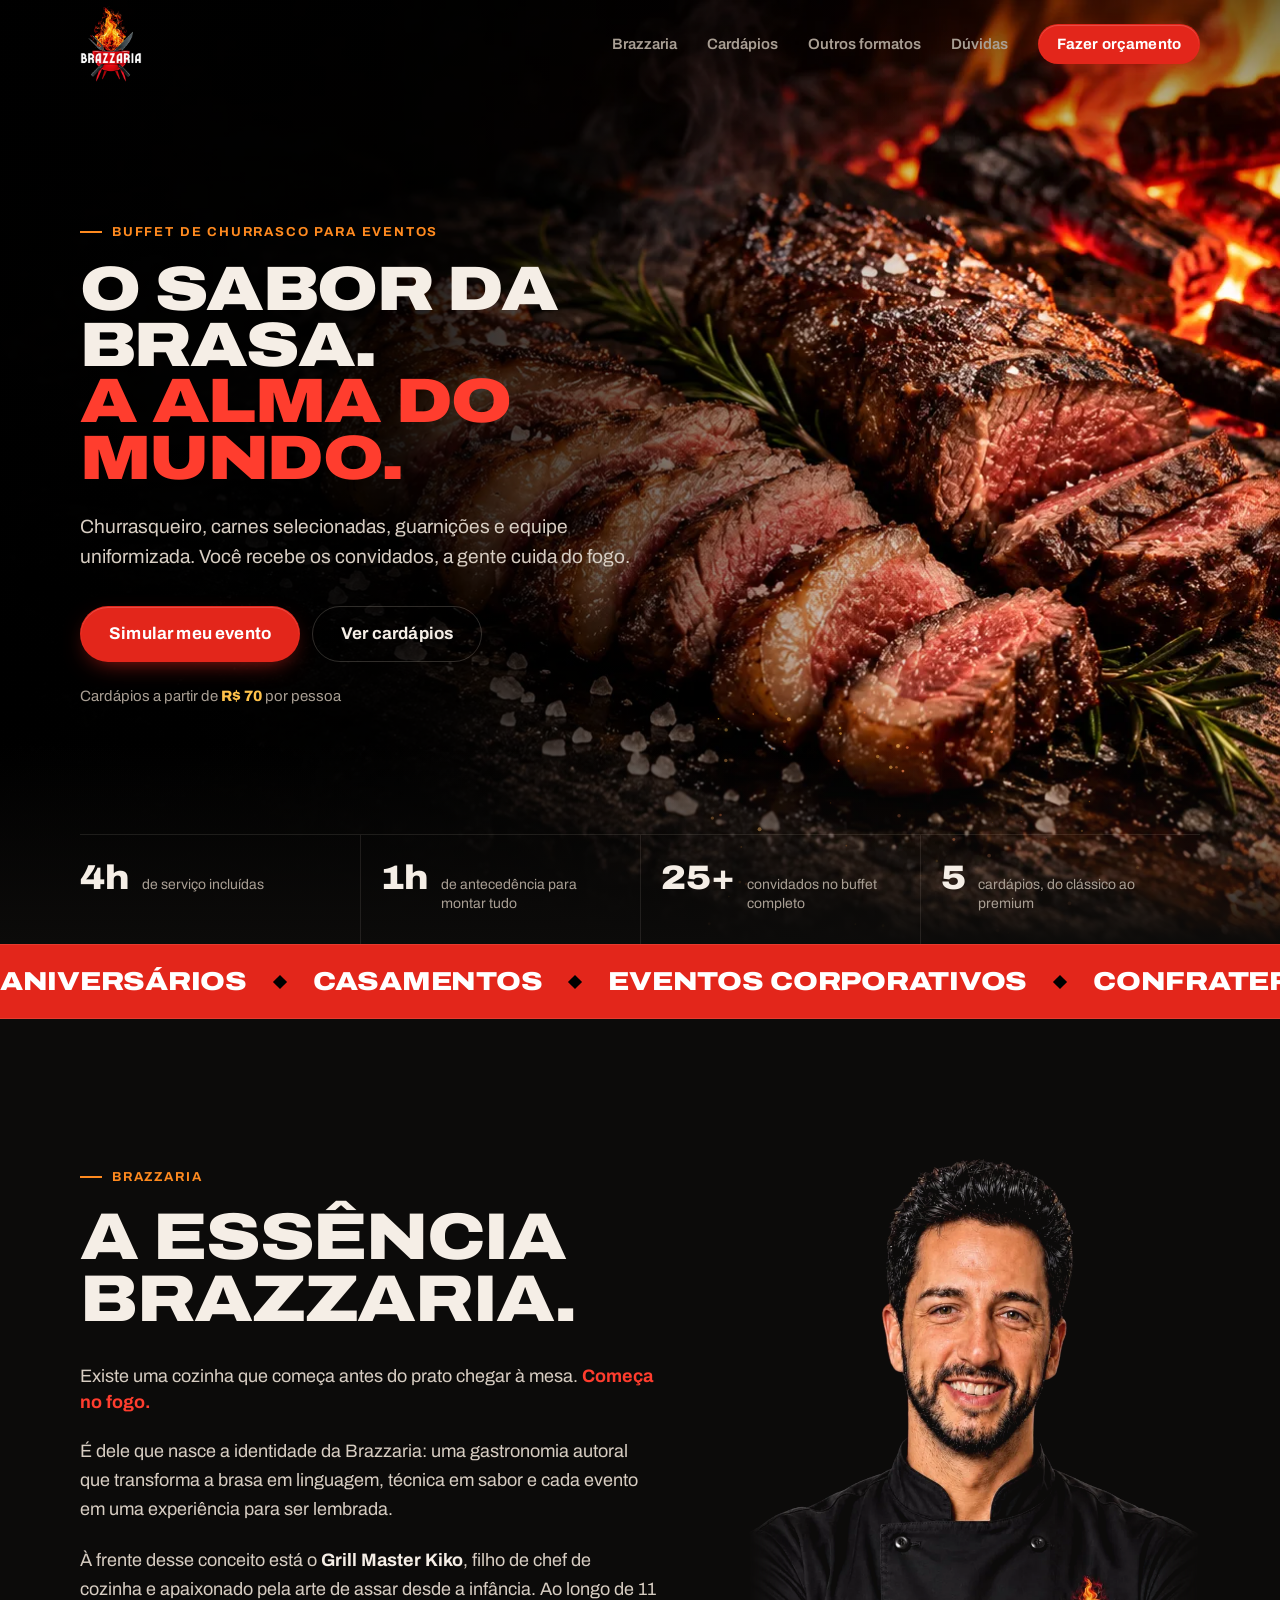
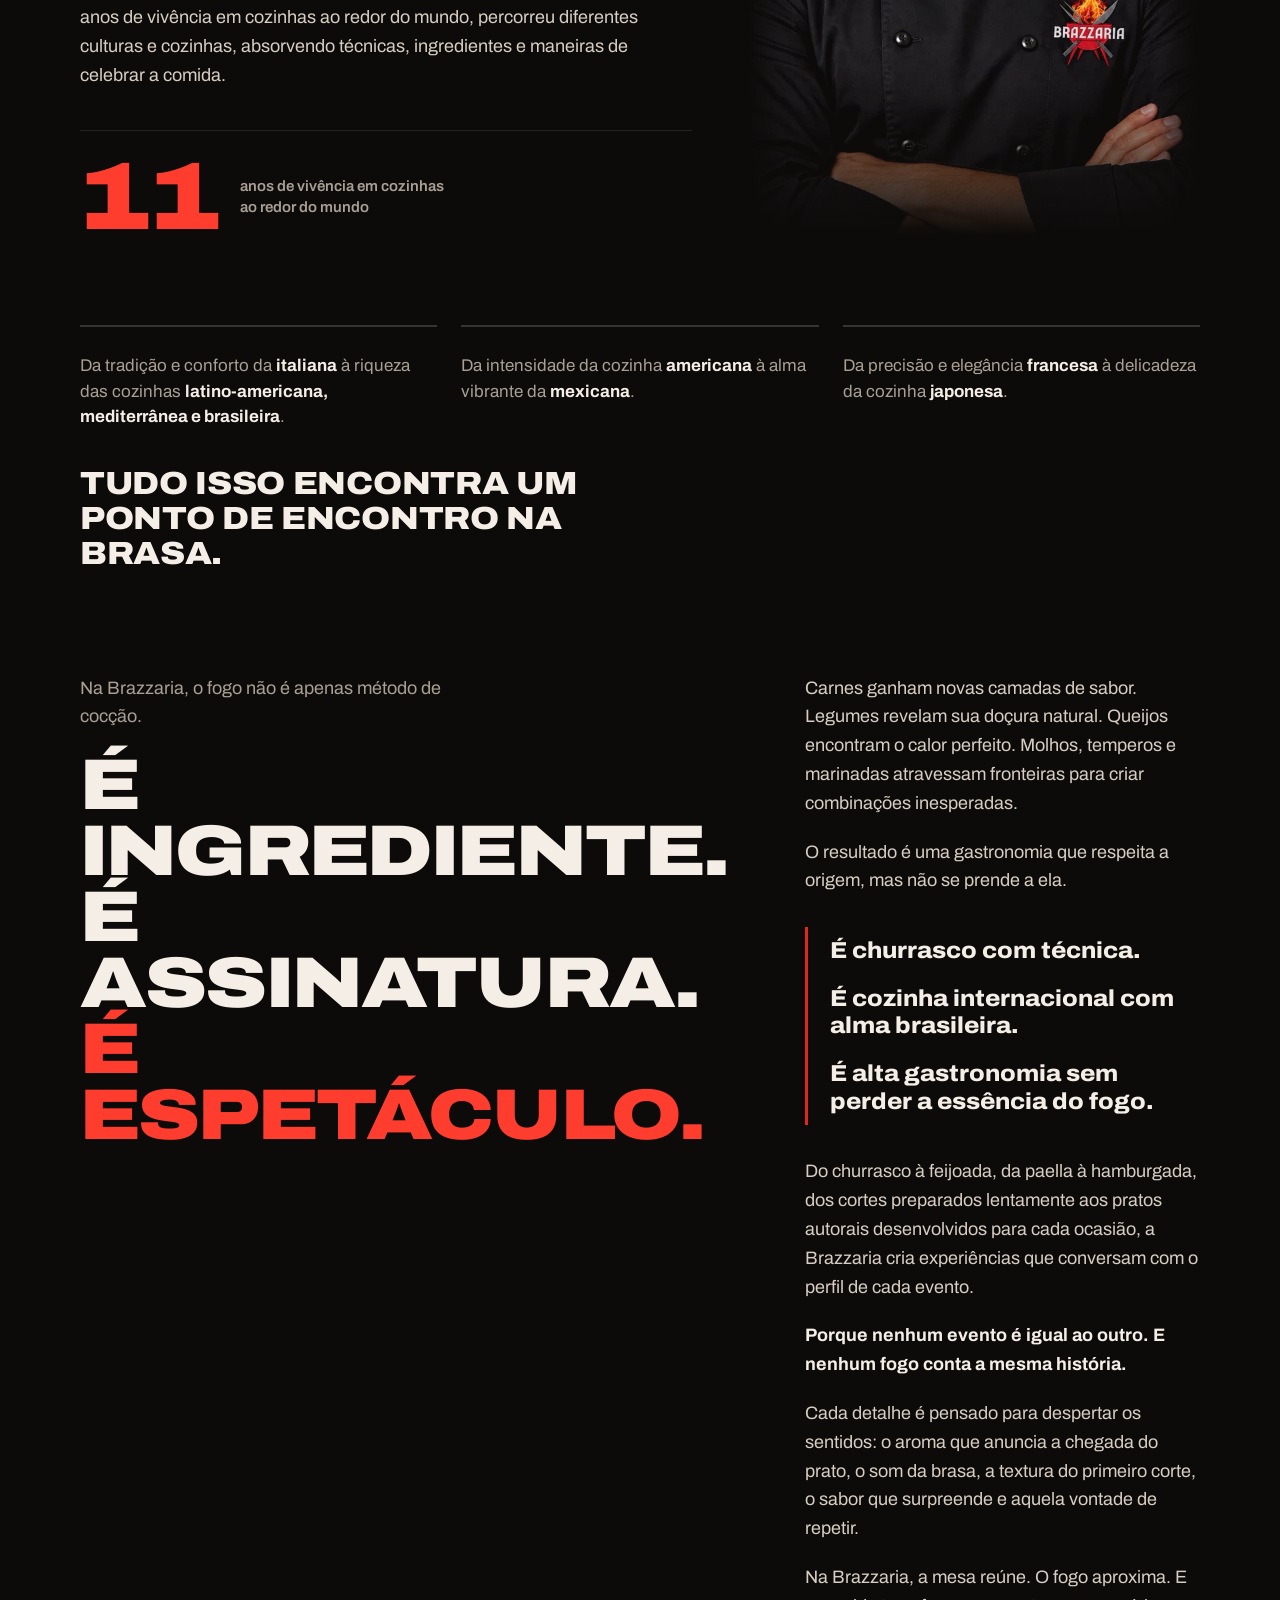
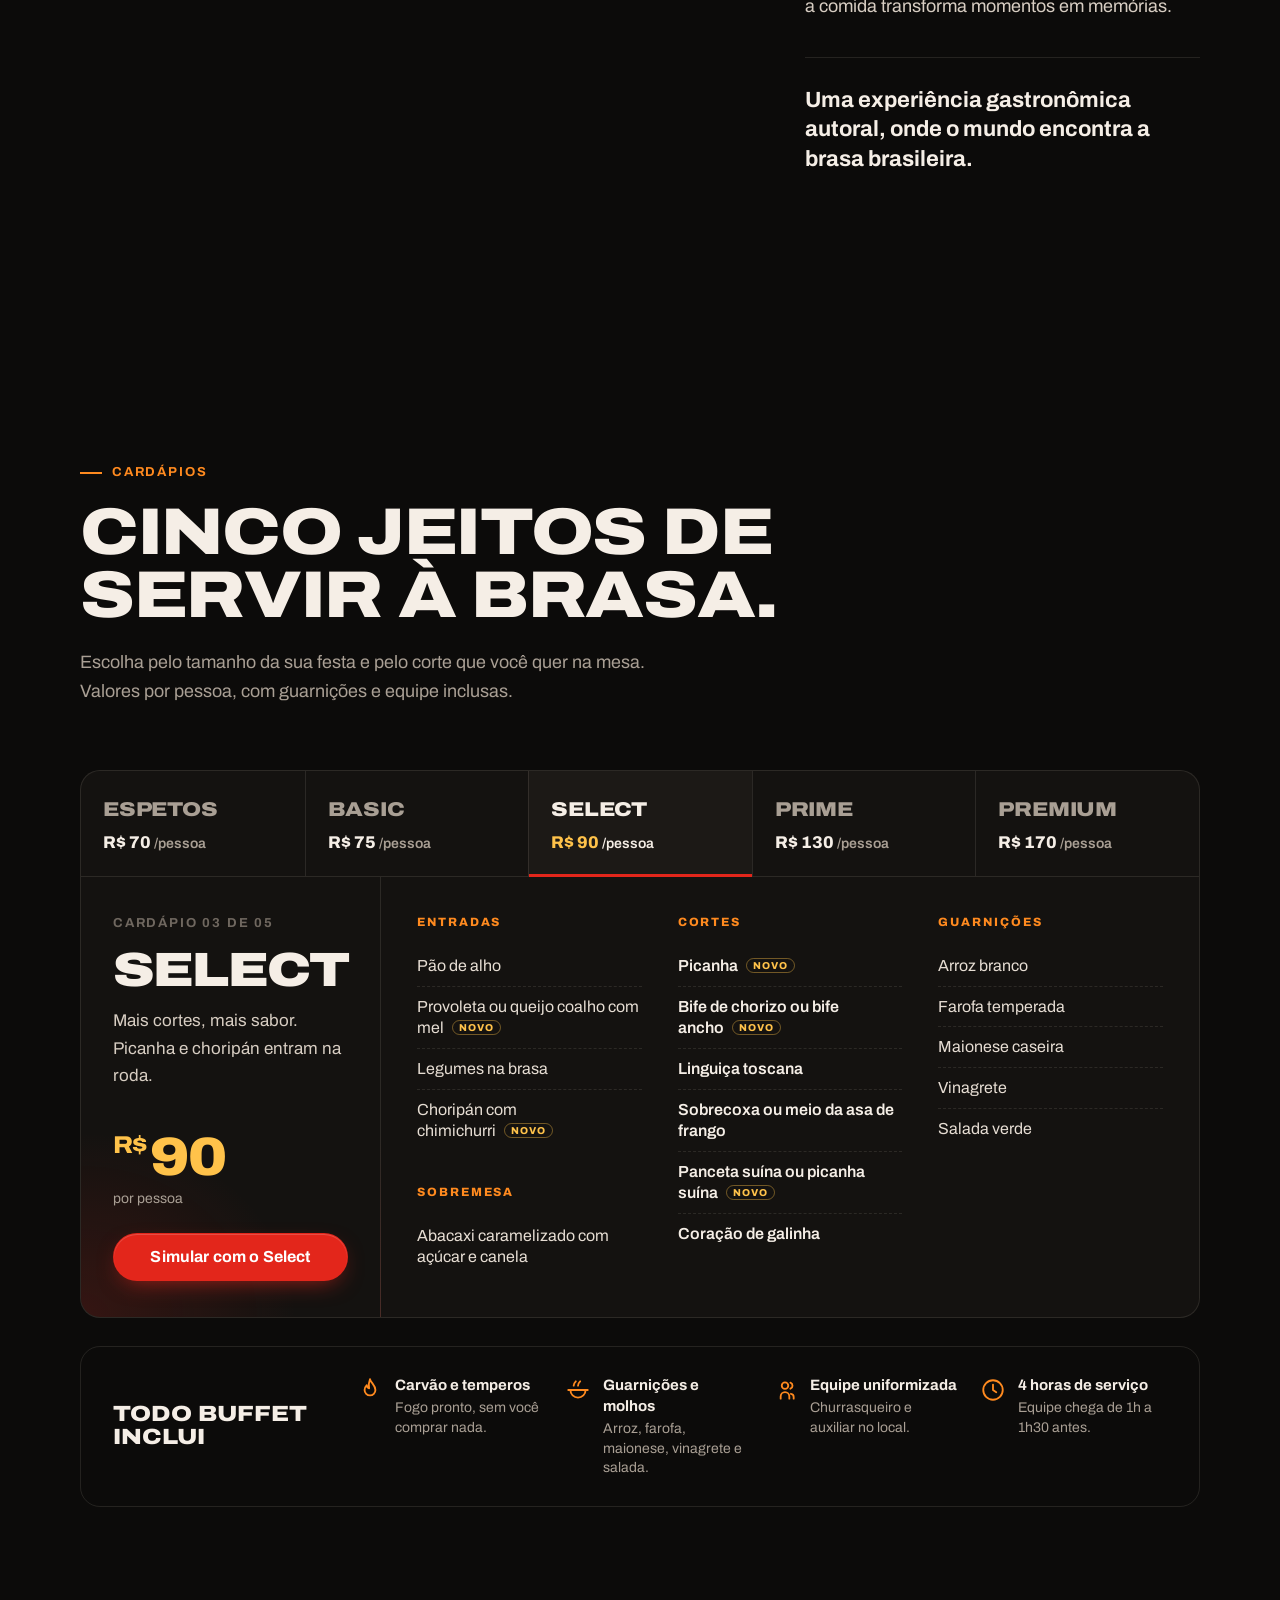
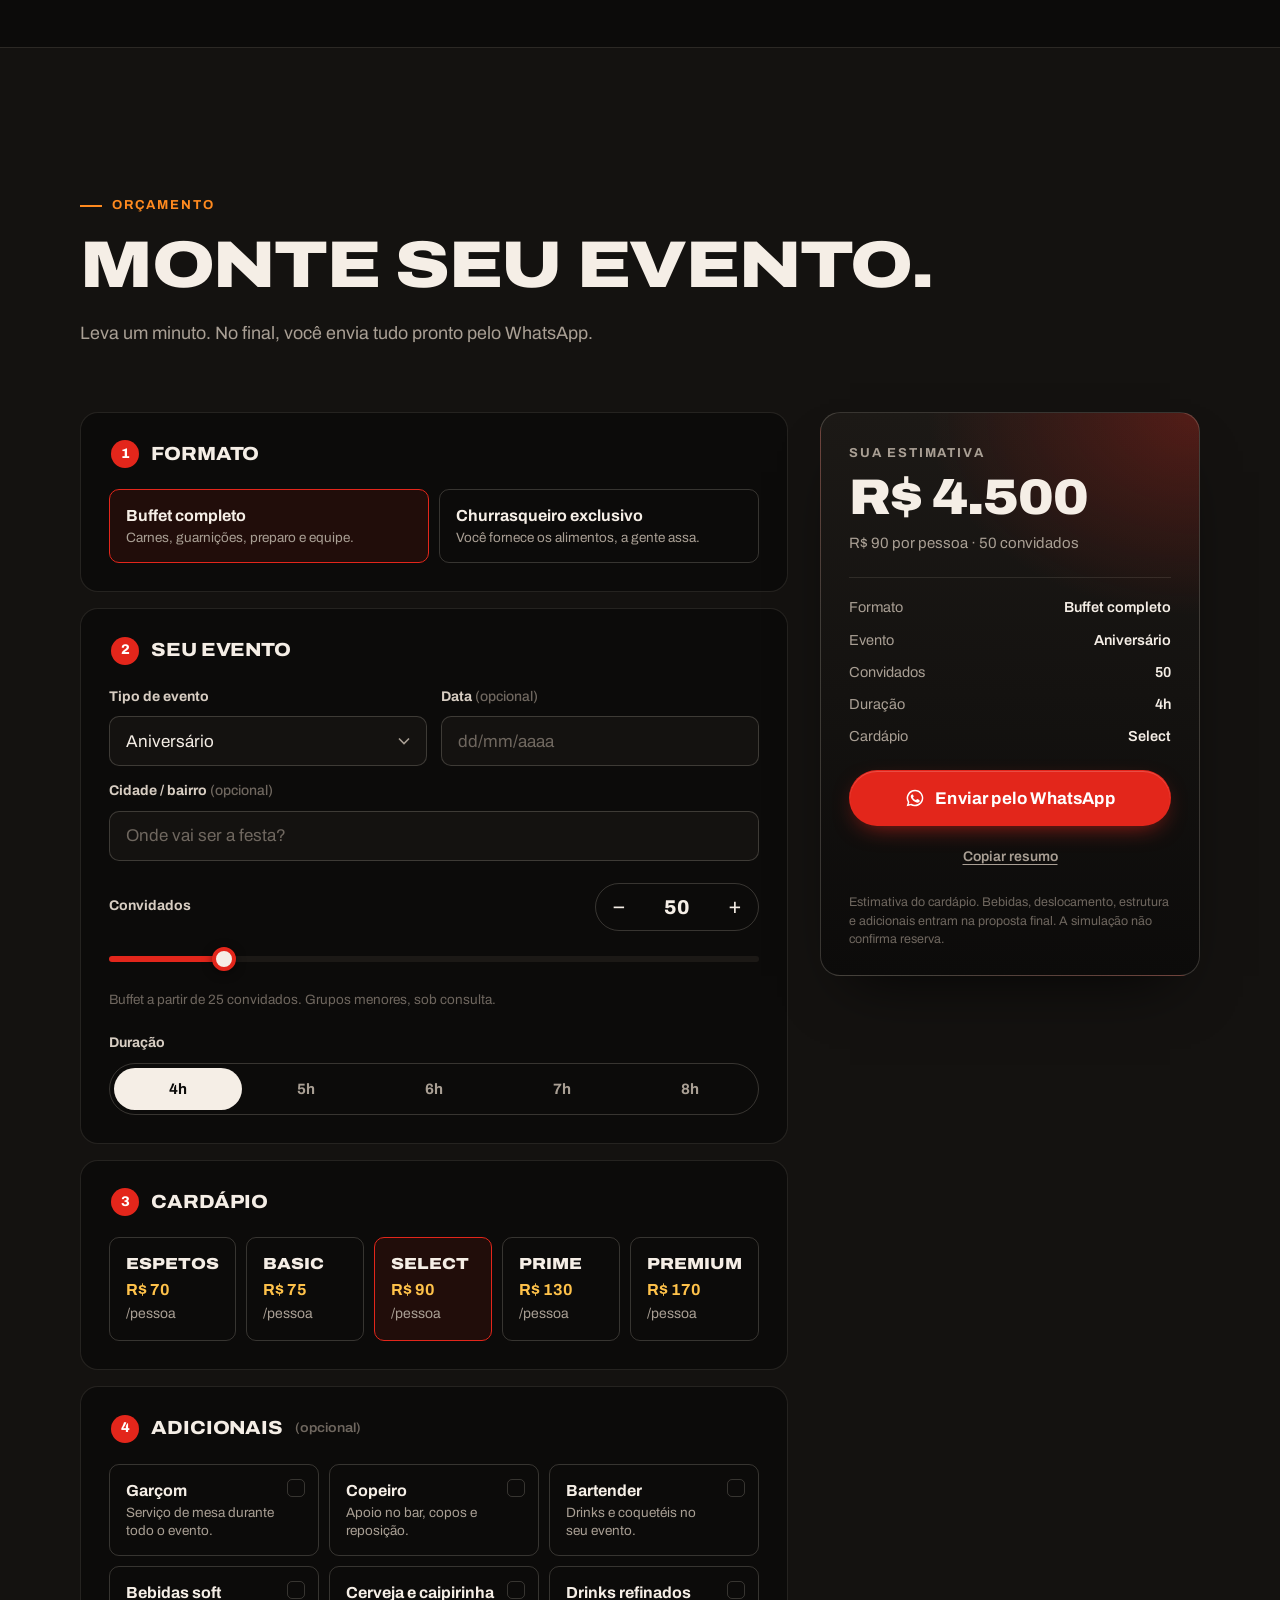
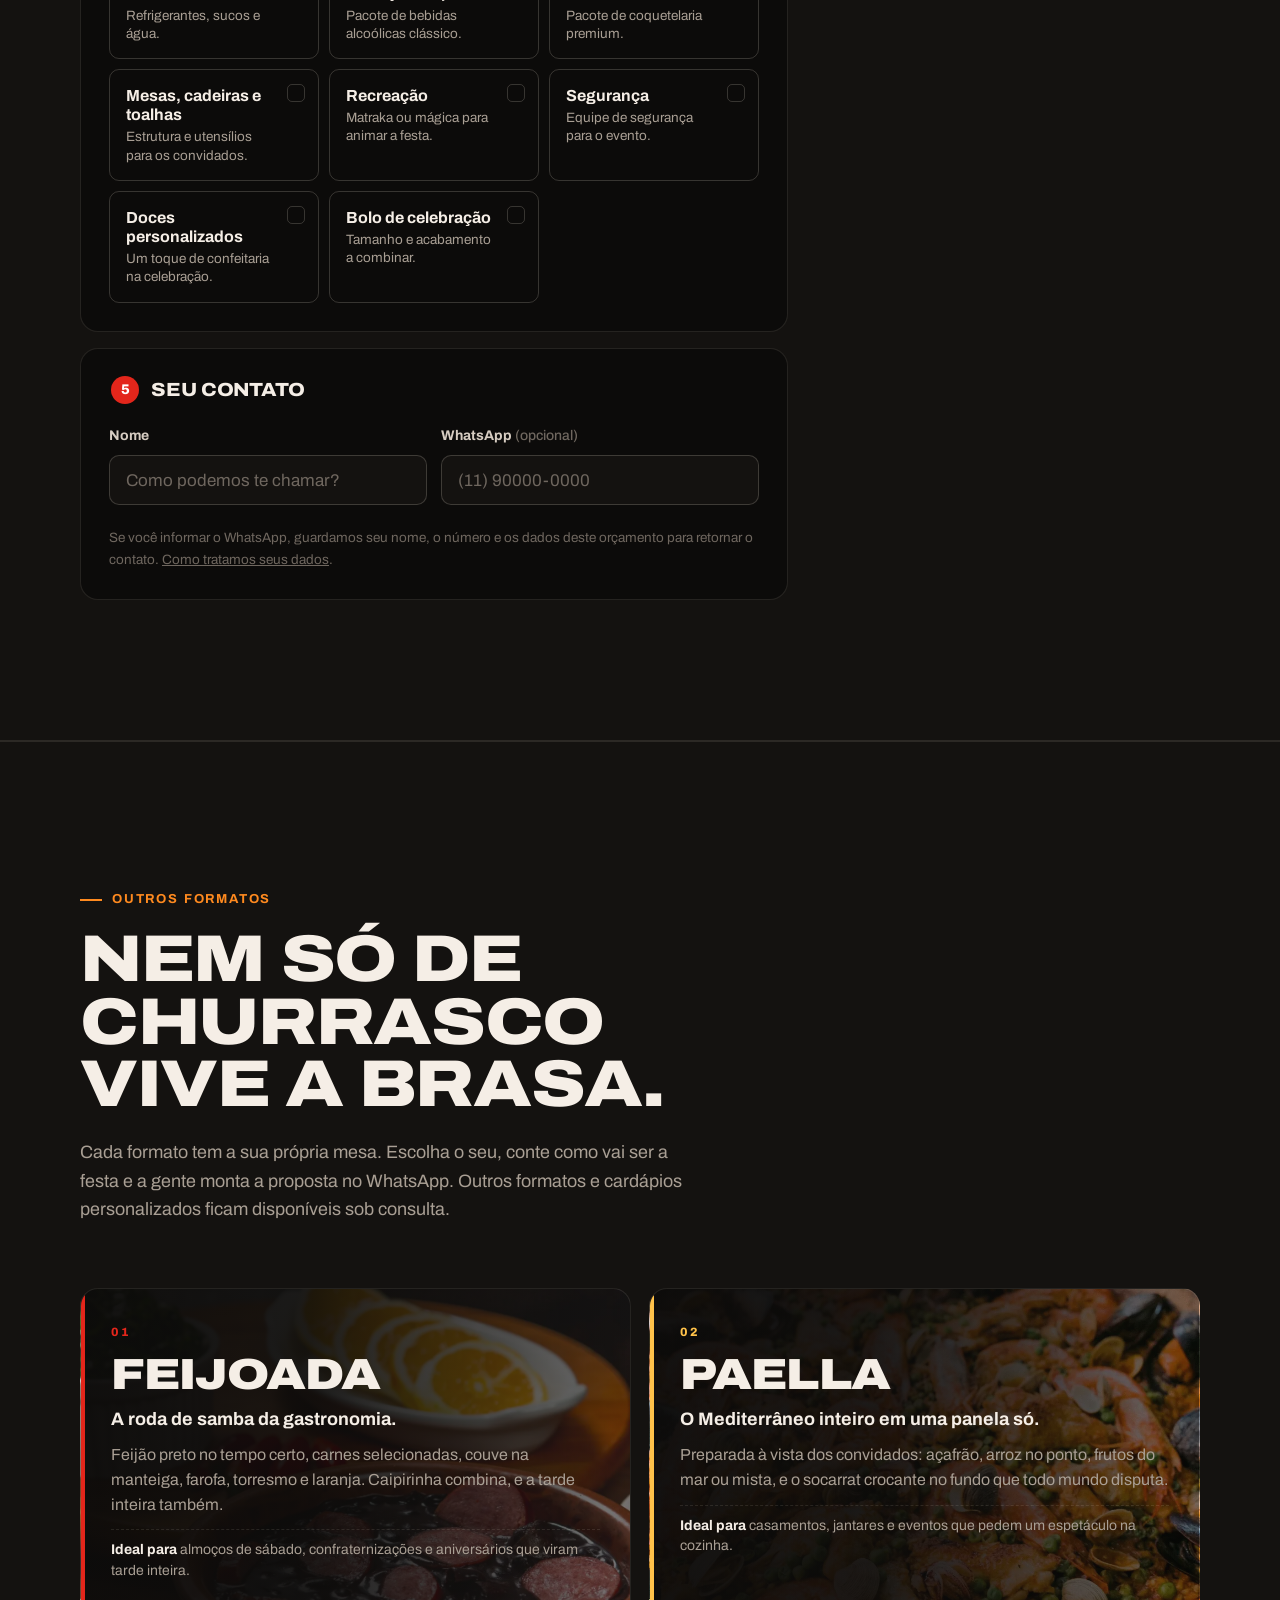
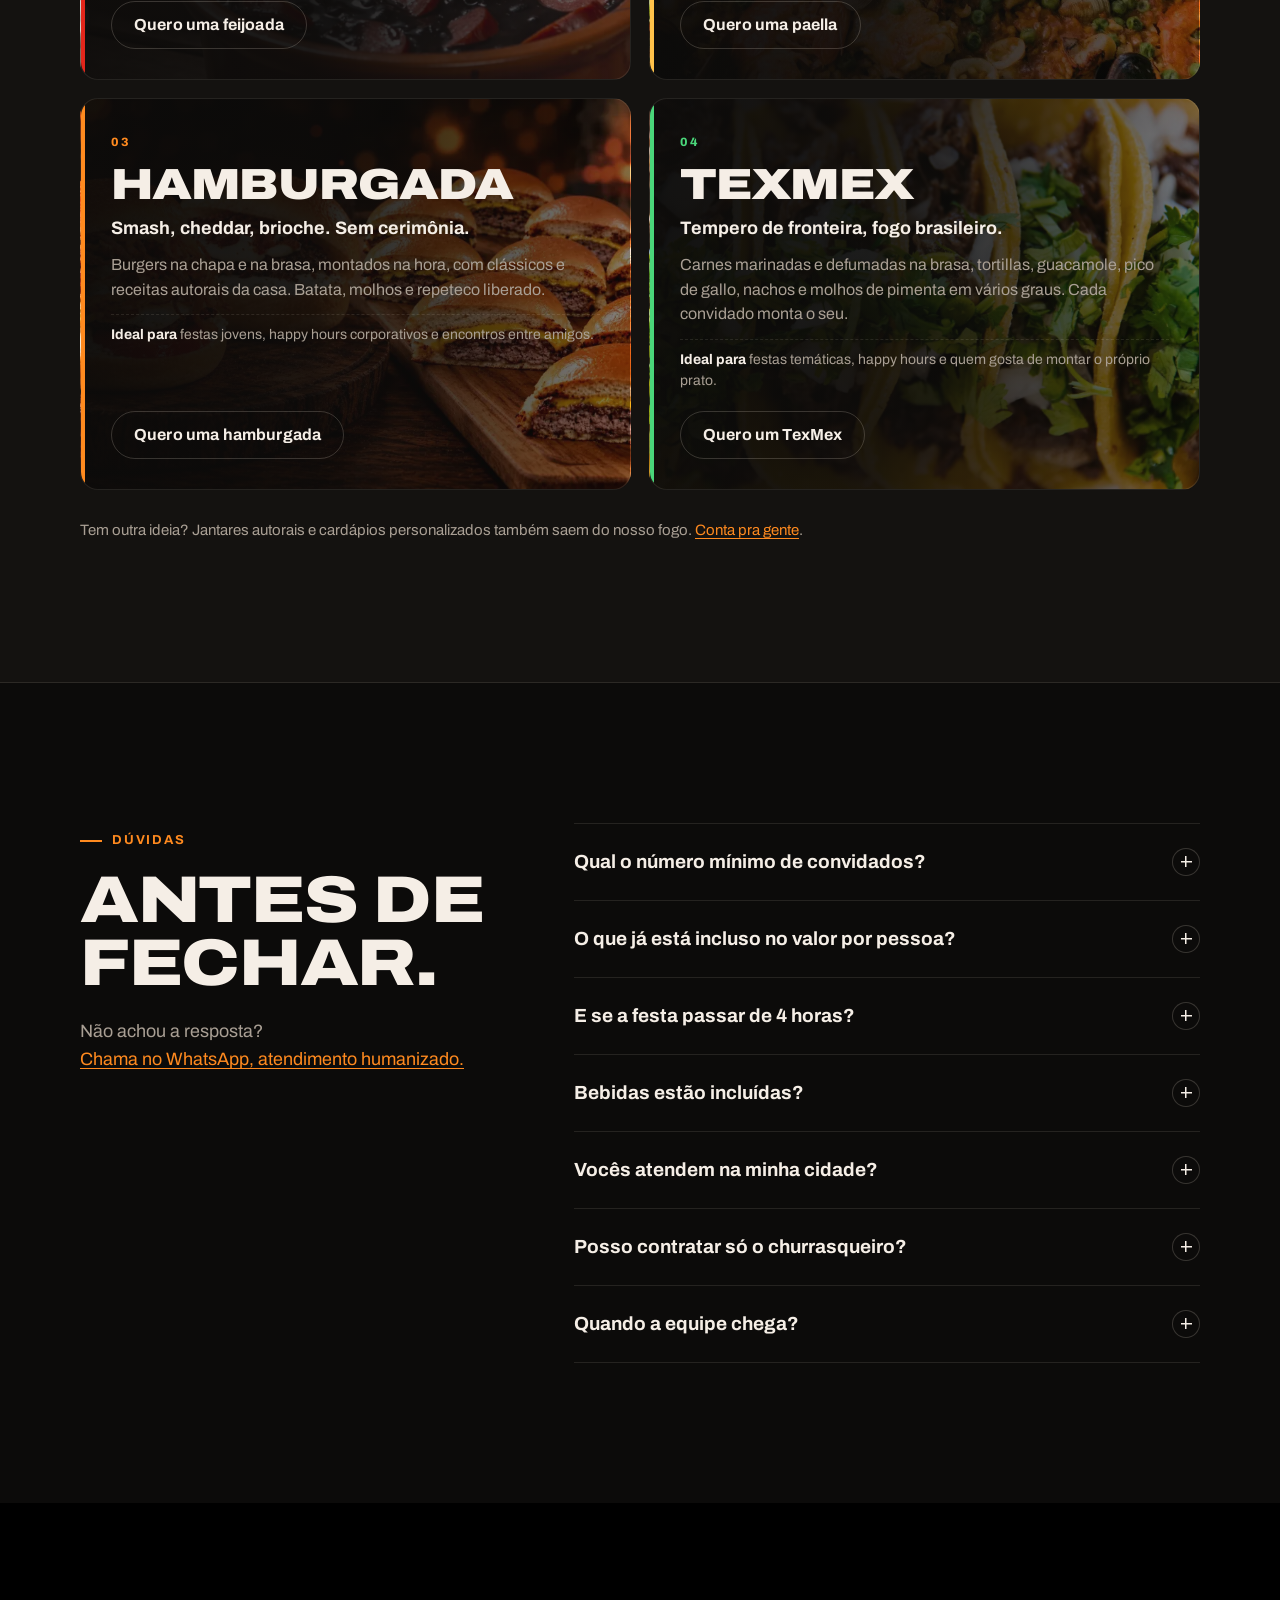
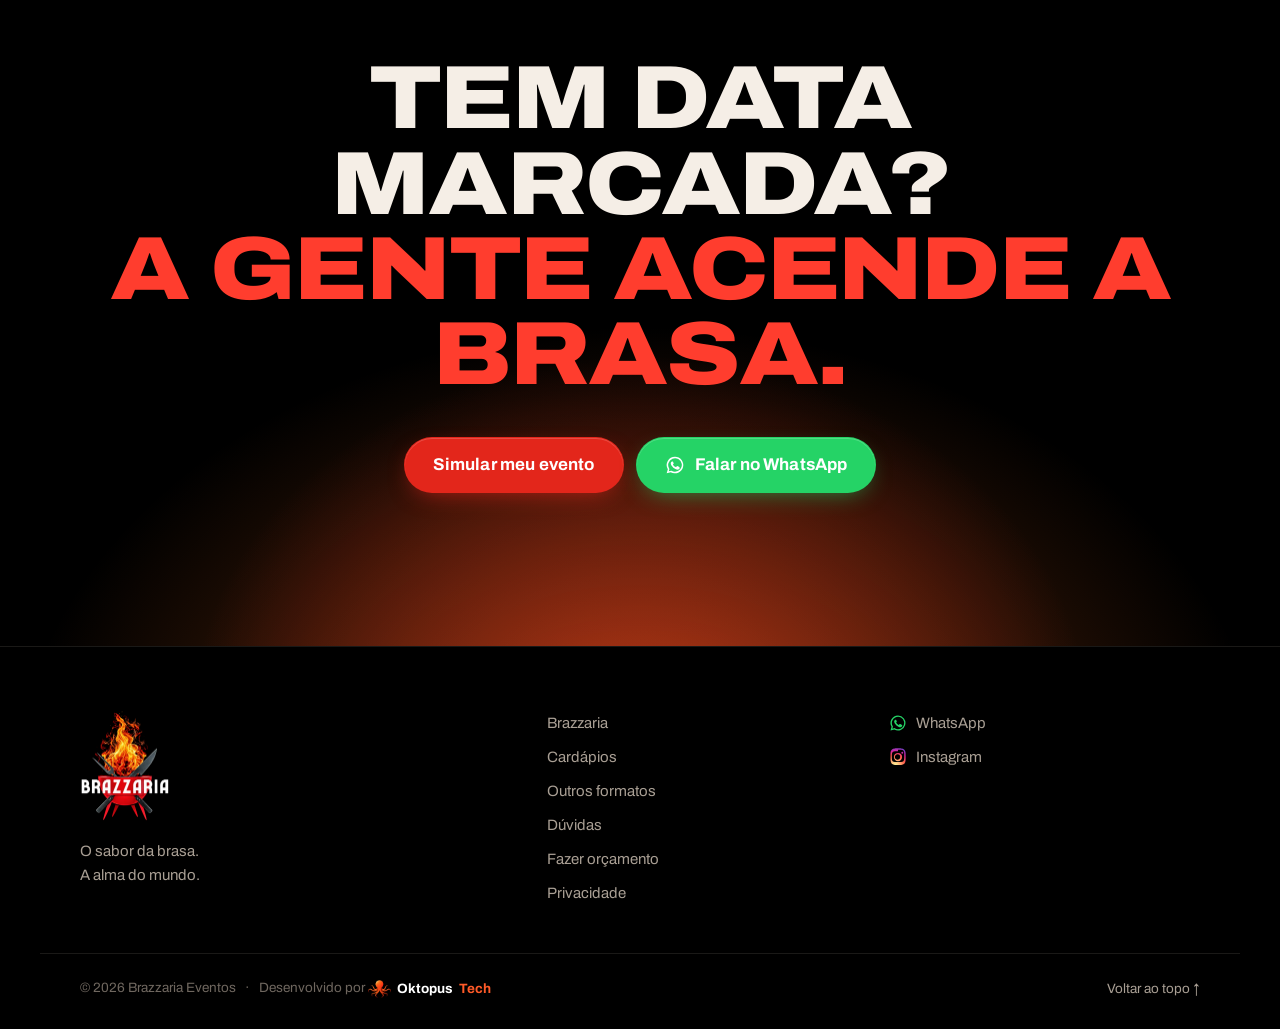
<file: index.html>
<!doctype html>
<html lang="pt-BR">
<head>
  <meta charset="utf-8">
  <meta name="viewport" content="width=device-width, initial-scale=1, viewport-fit=cover">
  <title>Buffet de churrasco para eventos em São Paulo · Brazzaria</title>
  <meta name="description" content="Buffet de churrasco para aniversário, casamento e evento corporativo em São Paulo e região, até 150 km. Com churrasqueiro e equipe, a partir de R$ 70 por pessoa.">
  <link rel="canonical" href="https://www.brazzariaeventos.com.br/">

  <meta property="og:type" content="website">
  <meta property="og:site_name" content="Brazzaria Eventos">
  <meta property="og:locale" content="pt_BR">
  <meta property="og:title" content="Brazzaria Eventos — O sabor da brasa. A alma do mundo.">
  <meta property="og:description" content="Buffet de churrasco completo com churrasqueiro e equipe. Cardápios a partir de R$ 70 por pessoa.">
  <meta property="og:url" content="https://www.brazzariaeventos.com.br/">
  <meta property="og:image" content="https://www.brazzariaeventos.com.br/assets/img/og-brazzaria-v2.jpg?v=20261006">
  <meta property="og:image:width" content="1200">
  <meta property="og:image:height" content="630">
  <meta name="twitter:card" content="summary_large_image">
  <meta name="theme-color" content="#0c0b0a">


  <link rel="icon" href="/favicon.ico" sizes="any">
  <link rel="icon" type="image/png" sizes="64x64" href="assets/img/favicon-64.png">
  <link rel="icon" type="image/png" sizes="512x512" href="assets/img/favicon-512.png">
  <link rel="apple-touch-icon" href="assets/img/apple-touch-icon.png">

  <link rel="preconnect" href="https://fonts.googleapis.com">
  <link rel="preconnect" href="https://fonts.gstatic.com" crossorigin>
  <link href="https://fonts.googleapis.com/css2?family=Archivo:wdth,wght@62..125,400..900&display=swap" rel="stylesheet">
  <link rel="preload" as="image" href="assets/img/hero-picanha.webp" type="image/webp" media="(min-width: 701px)">
  <link rel="preload" as="image" href="assets/img/hero-picanha-mobile.webp" type="image/webp" media="(max-width: 700px)">
  <link rel="stylesheet" href="css/style.css?v=20261007l">

  <script type="application/ld+json">
  {
    "@context": "https://schema.org",
    "@type": "FoodEstablishment",
    "name": "Brazzaria Eventos",
    "slogan": "O sabor da brasa. A alma do mundo.",
    "url": "https://www.brazzariaeventos.com.br/",
    "logo": "https://www.brazzariaeventos.com.br/assets/img/favicon-512.png",
    "image": "https://www.brazzariaeventos.com.br/assets/img/og-brazzaria-v2.jpg",
    "telephone": "+55 11 94594-7705",
    "sameAs": ["https://instagram.com/brazzaria.co"],
    "areaServed": "São Paulo capital e cidades em um raio de até 150 km",
    "servesCuisine": ["Churrasco", "Brasileira"],
    "priceRange": "R$ 70 a R$ 170 por pessoa",
    "description": "Buffet de churrasco para eventos: churrasqueiro, carnes, guarnições e equipe uniformizada."
  }
  </script>
  <script type="application/ld+json">
  {
    "@context": "https://schema.org",
    "@type": "FAQPage",
    "mainEntity": [
      {
        "@type": "Question",
        "name": "Qual o número mínimo de convidados?",
        "acceptedAnswer": {
          "@type": "Answer",
          "text": "O buffet completo atende a partir de 25 convidados. Para grupos menores, fale com a gente que avaliamos o seu caso."
        }
      },
      {
        "@type": "Question",
        "name": "O que já está incluso no valor por pessoa?",
        "acceptedAnswer": {
          "@type": "Answer",
          "text": "Carnes e itens do cardápio escolhido, carvão, temperos, guarnições, molhos e equipe uniformizada com auxiliar, durante 4 horas de serviço."
        }
      },
      {
        "@type": "Question",
        "name": "E se a festa passar de 4 horas?",
        "acceptedAnswer": {
          "@type": "Answer",
          "text": "Dá para estender o serviço até 8 horas. As horas adicionais são cotadas à parte e entram na proposta."
        }
      },
      {
        "@type": "Question",
        "name": "Bebidas estão incluídas?",
        "acceptedAnswer": {
          "@type": "Answer",
          "text": "Não. Os cardápios cobrem a comida e o serviço. Como adicional, montamos pacotes de bebidas: soft (refrigerantes, sucos e água), cerveja e caipirinha, ou drinks refinados com bartender."
        }
      },
      {
        "@type": "Question",
        "name": "Vocês atendem na minha cidade?",
        "acceptedAnswer": {
          "@type": "Answer",
          "text": "Atendemos São Paulo capital e cidades em um raio de até 150 km. Informe a cidade ou bairro no orçamento: o deslocamento é calculado de acordo com o local e aparece na proposta final."
        }
      },
      {
        "@type": "Question",
        "name": "Posso contratar só o churrasqueiro?",
        "acceptedAnswer": {
          "@type": "Answer",
          "text": "Pode. No formato churrasqueiro exclusivo, você fornece os alimentos e nós cuidamos da brasa. Carvão, utensílios, equipe de apoio e estrutura são combinados à parte."
        }
      },
      {
        "@type": "Question",
        "name": "Quando a equipe chega?",
        "acceptedAnswer": {
          "@type": "Answer",
          "text": "Entre 1h e 1h30 antes do horário de início, para montar a estação e acender a brasa com calma."
        }
      }
    ]
  }
  </script>
</head>
<body>
  <a class="skip" href="#conteudo">Pular para o conteúdo</a>

  <!-- ============ HEADER ============ -->
  <header class="header" id="topo">
    <div class="wrap header__inner">
      <a class="header__brand" href="#inicio" aria-label="Brazzaria Eventos, início">
        <img src="assets/img/logo-v3.webp" alt="Brazzaria Eventos" width="360" height="442">
      </a>
      <nav class="nav" id="nav" aria-label="Principal">
        <a href="#sobre">Brazzaria</a>
        <a href="#cardapios">Cardápios</a>
        <a href="#formatos">Outros formatos</a>
        <a href="#duvidas">Dúvidas</a>
        <a class="btn btn--sm btn--ember nav__cta" href="#orcamento">Fazer orçamento</a>
      </nav>
      <button class="burger" type="button" aria-controls="nav" aria-expanded="false" aria-label="Abrir menu">
        <span></span><span></span>
      </button>
    </div>
  </header>

  <main id="conteudo">

    <!-- ============ HERO ============ -->
    <section class="hero" id="inicio">
      <picture class="hero__bg">
        <source media="(max-width: 700px)" srcset="assets/img/hero-picanha-mobile.webp" type="image/webp">
        <source srcset="assets/img/hero-picanha.webp" type="image/webp">
        <img src="assets/img/hero-picanha.jpg" alt="Picanha fatiada sobre pedra, ao lado da brasa acesa" width="1672" height="941" fetchpriority="high">
      </picture>
      <canvas class="hero__embers" aria-hidden="true"></canvas>
      <div class="wrap hero__inner">
        <div class="hero__copy">
          <p class="eyebrow">Buffet de churrasco para eventos</p>
          <h1 class="hero__title">O sabor da brasa. <br><em>A alma do mundo.</em></h1>
          <p class="hero__lead">Churrasqueiro, carnes selecionadas, guarnições e equipe uniformizada. Você recebe os convidados, a gente cuida do fogo.</p>
          <div class="hero__actions">
            <a class="btn btn--ember btn--lg" href="#orcamento">Simular meu evento</a>
            <a class="btn btn--ghost btn--lg" href="#cardapios">Ver cardápios</a>
          </div>
          <p class="hero__price">Cardápios a partir de <strong>R$ 70</strong> por pessoa</p>
        </div>
      </div>
      <div class="wrap">
        <ul class="facts" aria-label="O que está incluso">
          <li><b>4h</b><span>de serviço incluídas</span></li>
          <li><b>1h</b><span>de antecedência para montar tudo</span></li>
          <li><b>25+</b><span>convidados no buffet completo</span></li>
          <li><b>5</b><span>cardápios, do clássico ao premium</span></li>
        </ul>
      </div>
    </section>

    <!-- ============ TICKER ============ -->
    <div class="ticker" aria-label="Tipos de evento atendidos">
      <div class="ticker__track">
        <span>Aniversários</span><i></i><span>Casamentos</span><i></i><span>Eventos corporativos</span><i></i><span>Confraternizações</span><i></i><span>Encontros entre amigos</span><i></i>
        <span aria-hidden="true">Aniversários</span><i></i><span aria-hidden="true">Casamentos</span><i></i><span aria-hidden="true">Eventos corporativos</span><i></i><span aria-hidden="true">Confraternizações</span><i></i><span aria-hidden="true">Encontros entre amigos</span><i></i>
      </div>
    </div>

    <!-- ============ SOBRE ============ -->
    <section class="section about" id="sobre">
      <div class="wrap about__grid">
        <div class="about__copy reveal">
          <p class="eyebrow">Brazzaria</p>
          <h2>A essência <br>Brazzaria.</h2>
          <p class="about__open">Existe uma cozinha que começa antes do prato chegar à mesa. <strong>Começa no fogo.</strong></p>
          <p>É dele que nasce a identidade da Brazzaria: uma gastronomia autoral que transforma a brasa em linguagem, técnica em sabor e cada evento em uma experiência para ser lembrada.</p>
          <p>À frente desse conceito está o <strong>Grill Master Kiko</strong>, filho de chef de cozinha e apaixonado pela arte de assar desde a infância. Ao longo de 11 anos de vivência em cozinhas ao redor do mundo, percorreu diferentes culturas e cozinhas, absorvendo técnicas, ingredientes e maneiras de celebrar a comida.</p>
          <div class="about__stat">
            <b>11</b>
            <span>anos de vivência em cozinhas <br>ao redor do mundo</span>
          </div>
        </div>
        <figure class="about__chef reveal">
          <img src="assets/img/kiko.webp" width="900" height="1054" loading="lazy" decoding="async" alt="Grill Master Kiko, de dólmã preto com o logo da Brazzaria, sorrindo de braços cruzados">
        </figure>
      </div>

      <div class="wrap">
        <ul class="world reveal" aria-label="Cozinhas que inspiram a Brazzaria">
          <li>Da tradição e conforto da <b>italiana</b> à riqueza das cozinhas <b>latino-americana, mediterrânea e brasileira</b>.</li>
          <li>Da intensidade da cozinha <b>americana</b> à alma vibrante da <b>mexicana</b>.</li>
          <li>Da precisão e elegância <b>francesa</b> à delicadeza da cozinha <b>japonesa</b>.</li>
        </ul>
        <p class="world__meet reveal">Tudo isso encontra um ponto de encontro na brasa.</p>
      </div>

      <div class="wrap essence">
        <div class="essence__fire reveal">
          <p class="essence__lead">Na Brazzaria, o fogo não é apenas método de cocção.</p>
          <p class="essence__big">É ingrediente. <br>É assinatura. <br><em>É espetáculo.</em></p>
        </div>
        <div class="essence__text reveal">
          <p>Carnes ganham novas camadas de sabor. Legumes revelam sua doçura natural. Queijos encontram o calor perfeito. Molhos, temperos e marinadas atravessam fronteiras para criar combinações inesperadas.</p>
          <p>O resultado é uma gastronomia que respeita a origem, mas não se prende a ela.</p>
          <ul class="essence__is">
            <li>É churrasco com técnica.</li>
            <li>É cozinha internacional com alma brasileira.</li>
            <li>É alta gastronomia sem perder a essência do fogo.</li>
          </ul>
          <p>Do churrasco à feijoada, da paella à hamburgada, dos cortes preparados lentamente aos pratos autorais desenvolvidos para cada ocasião, a Brazzaria cria experiências que conversam com o perfil de cada evento.</p>
          <p><strong>Porque nenhum evento é igual ao outro. E nenhum fogo conta a mesma história.</strong></p>
          <p>Cada detalhe é pensado para despertar os sentidos: o aroma que anuncia a chegada do prato, o som da brasa, a textura do primeiro corte, o sabor que surpreende e aquela vontade de repetir.</p>
          <p>Na Brazzaria, a mesa reúne. O fogo aproxima. E a comida transforma momentos em memórias.</p>
          <p class="essence__close">Uma experiência gastronômica autoral, onde o mundo encontra a brasa brasileira.</p>
        </div>
      </div>

    </section>

    <!-- ============ CARDÁPIOS ============ -->
    <section class="section" id="cardapios">
      <div class="wrap">
        <header class="section__head reveal">
          <p class="eyebrow">Cardápios</p>
          <h2>Cinco jeitos de <br>servir à brasa.</h2>
          <p class="section__lead">Escolha pelo tamanho da sua festa e pelo corte que você quer na mesa. Valores por pessoa, com guarnições e equipe inclusas.</p>
        </header>

        <div class="menus reveal">
          <div class="menus__tabs" role="tablist" aria-label="Cardápios"></div>
          <div class="menus__panel" role="tabpanel" tabindex="0"></div>
        </div>

        <div class="included reveal">
          <h3>Todo buffet inclui</h3>
          <ul>
            <li>
              <svg viewBox="0 0 24 24" aria-hidden="true"><path d="M12 2c1 3.5 5 5.5 5 10a5 5 0 0 1-10 0c0-2 1-3.5 2-4.5.3 1.8 1.2 2.8 2.2 3C10.6 8 11 4.6 12 2Z"/></svg>
              <span><b>Carvão e temperos</b>Fogo pronto, sem você comprar nada.</span>
            </li>
            <li>
              <svg viewBox="0 0 24 24" aria-hidden="true"><path d="M3 12h18M5 12a7 7 0 0 0 14 0M8 8c0-2 1-3 2-4M12 8c0-2 1-3 2-4"/></svg>
              <span><b>Guarnições e molhos</b>Arroz, farofa, maionese, vinagrete e salada.</span>
            </li>
            <li>
              <svg viewBox="0 0 24 24" aria-hidden="true"><path d="M16 20v-2a4 4 0 0 0-8 0v2M12 11a3 3 0 1 0 0-6 3 3 0 0 0 0 6ZM20 20v-1.5a3 3 0 0 0-2.5-3M17 5.2a3 3 0 0 1 0 5.6"/></svg>
              <span><b>Equipe uniformizada</b>Churrasqueiro e auxiliar no local.</span>
            </li>
            <li>
              <svg viewBox="0 0 24 24" aria-hidden="true"><circle cx="12" cy="12" r="9"/><path d="M12 7v5l3 2"/></svg>
              <span><b>4 horas de serviço</b>Equipe chega de 1h a 1h30 antes.</span>
            </li>
          </ul>
        </div>
      </div>
    </section>

    <!-- ============ SIMULADOR ============ -->
    <section class="section section--sim" id="orcamento">
      <div class="wrap">
        <header class="section__head reveal">
          <p class="eyebrow">Orçamento</p>
          <h2>Monte seu evento.</h2>
          <p class="section__lead">Leva um minuto. No final, você envia tudo pronto pelo WhatsApp.</p>
        </header>

        <div class="sim">
          <form class="sim__form" id="sim-form" novalidate>
            <fieldset class="sim__block">
              <legend><span>1</span> Formato</legend>
              <div class="choice-grid choice-grid--2">
                <label class="choice">
                  <input type="radio" name="format" value="buffet" checked>
                  <span class="choice__body">
                    <b>Buffet completo</b>
                    <small>Carnes, guarnições, preparo e equipe.</small>
                  </span>
                </label>
                <label class="choice">
                  <input type="radio" name="format" value="chef">
                  <span class="choice__body">
                    <b>Churrasqueiro exclusivo</b>
                    <small>Você fornece os alimentos, a gente assa.</small>
                  </span>
                </label>
              </div>
            </fieldset>

            <fieldset class="sim__block">
              <legend><span>2</span> Seu evento</legend>
              <div class="field-grid">
                <label class="field">
                  <span>Tipo de evento</span>
                  <select name="type">
                    <option>Aniversário</option>
                    <option>Casamento</option>
                    <option>Confraternização</option>
                    <option>Evento corporativo</option>
                    <option>Encontro entre amigos</option>
                    <option>Outro</option>
                  </select>
                </label>
                <label class="field">
                  <span>Data <i>(opcional)</i></span>
                  <input type="text" name="date" placeholder="dd/mm/aaaa" inputmode="numeric" autocomplete="off" maxlength="10">
                </label>
                <label class="field field--full">
                  <span>Cidade / bairro <i>(opcional)</i></span>
                  <input type="text" name="city" placeholder="Onde vai ser a festa?" autocomplete="address-level2">
                </label>
              </div>

              <div class="guests">
                <div class="guests__top">
                  <span class="field__label" id="guests-label">Convidados</span>
                  <div class="stepper">
                    <button type="button" data-step="-5" aria-label="Menos 5 convidados">−</button>
                    <input type="number" name="guests" value="50" min="1" max="500" inputmode="numeric" aria-labelledby="guests-label">
                    <button type="button" data-step="5" aria-label="Mais 5 convidados">+</button>
                  </div>
                </div>
                <input type="range" name="guestsRange" min="1" max="300" value="50" aria-label="Convidados" class="range">
                <p class="hint" id="guests-hint">Buffet a partir de 25 convidados. Grupos menores, sob consulta.</p>
              </div>

              <div class="field">
                <span class="field__label">Duração</span>
                <div class="seg" role="radiogroup" aria-label="Duração do serviço">
                  <label><input type="radio" name="hours" value="4" checked><span>4h</span></label>
                  <label><input type="radio" name="hours" value="5"><span>5h</span></label>
                  <label><input type="radio" name="hours" value="6"><span>6h</span></label>
                  <label><input type="radio" name="hours" value="7"><span>7h</span></label>
                  <label><input type="radio" name="hours" value="8"><span>8h</span></label>
                </div>
              </div>
            </fieldset>

            <fieldset class="sim__block" id="menu-block">
              <legend><span>3</span> Cardápio</legend>
              <div class="choice-grid choice-grid--menu" id="sim-menus"></div>
              <p class="note" id="chef-note" hidden>No formato churrasqueiro exclusivo, o valor considera o profissional. Alimentos, carvão, utensílios, equipe de apoio e estrutura são combinados à parte.</p>
            </fieldset>

            <fieldset class="sim__block">
              <legend><span>4</span> Adicionais <i>(opcional)</i></legend>
              <div class="choice-grid choice-grid--3" id="sim-services"></div>
            </fieldset>

            <fieldset class="sim__block">
              <legend><span>5</span> Seu contato</legend>
              <div class="field-grid">
                <label class="field">
                  <span>Nome</span>
                  <input type="text" name="name" placeholder="Como podemos te chamar?" autocomplete="name">
                </label>
                <label class="field">
                  <span>WhatsApp <i>(opcional)</i></span>
                  <input type="tel" name="phone" placeholder="(11) 90000-0000" autocomplete="tel" inputmode="tel" maxlength="20">
                </label>
              </div>
              <!-- Campo-isca para robôs: gente não vê nem preenche -->
              <label class="visually-hidden" aria-hidden="true">Não preencha este campo
                <input type="text" name="website" tabindex="-1" autocomplete="off">
              </label>
              <p class="hint">Se você informar o WhatsApp, guardamos seu nome, o número e os dados deste orçamento para retornar o contato. <a href="/privacidade.html">Como tratamos seus dados</a>.</p>
            </fieldset>
          </form>

          <aside class="sim__summary" aria-live="polite">
            <div class="summary">
              <p class="summary__label">Sua estimativa</p>
              <p class="summary__total" id="sum-total">R$ 0</p>
              <p class="summary__per" id="sum-per"></p>
              <dl class="summary__list" id="sum-list"></dl>
              <div class="summary__pending" id="sum-pending" hidden>
                <p>Sob consulta</p>
                <ul></ul>
              </div>
              <a class="btn btn--ember btn--block btn--lg" id="sum-send" href="#" target="_blank" rel="noopener">
                <svg viewBox="0 0 24 24" aria-hidden="true" class="ico-wa"><path d="M12 2a10 10 0 0 0-8.6 15.1L2 22l5-1.3A10 10 0 1 0 12 2Zm0 18.2a8.2 8.2 0 0 1-4.2-1.2l-.3-.2-3 .8.8-2.9-.2-.3A8.2 8.2 0 1 1 12 20.2Zm4.5-6.1c-.2-.1-1.5-.7-1.7-.8-.2-.1-.4-.1-.6.1l-.8 1c-.1.2-.3.2-.5.1a6.7 6.7 0 0 1-3.3-2.9c-.2-.4.3-.4.8-1.3.1-.2 0-.3 0-.4l-.8-1.8c-.2-.5-.4-.4-.6-.4h-.5a1 1 0 0 0-.7.3 3 3 0 0 0-.9 2.2 5.2 5.2 0 0 0 1.1 2.7 11.8 11.8 0 0 0 4.5 4c1.7.7 2.3.8 3.2.6a2.7 2.7 0 0 0 1.8-1.2c.2-.6.2-1.1.1-1.2l-.4-.3Z"/></svg>
                Enviar pelo WhatsApp
              </a>
              <button class="summary__copy" type="button" id="sum-copy">Copiar resumo</button>
              <p class="summary__fine">Estimativa do cardápio. Bebidas, deslocamento, estrutura e adicionais entram na proposta final. A simulação não confirma reserva.</p>
            </div>
          </aside>
        </div>
      </div>
    </section>

    <!-- ============ OUTROS FORMATOS ============ -->
    <section class="section formats" id="formatos">
      <div class="wrap">
        <header class="section__head reveal">
          <p class="eyebrow">Outros formatos</p>
          <h2>Nem só de churrasco <br>vive a brasa.</h2>
          <p class="section__lead">Cada formato tem a sua própria mesa. Escolha o seu, conte como vai ser a festa e a gente monta a proposta no WhatsApp. Outros formatos e cardápios personalizados ficam disponíveis sob consulta.</p>
        </header>

        <div class="formats__grid">
          <article class="format format--photo format--feijoada reveal" style="--accent: #e3261b">
            <span class="format__n">01</span>
            <h3>Feijoada</h3>
            <p class="format__tag">A roda de samba da gastronomia.</p>
            <p>Feijão preto no tempo certo, carnes selecionadas, couve na manteiga, farofa, torresmo e laranja. Caipirinha combina, e a tarde inteira também.</p>
            <p class="format__for"><b>Ideal para</b> almoços de sábado, confraternizações e aniversários que viram tarde inteira.</p>
            <a class="btn btn--ghost format__cta" href="#" data-format="Feijoada">Quero uma feijoada</a>
          </article>

          <article class="format format--photo format--paella reveal" style="--accent: #ffc24a">
            <span class="format__n">02</span>
            <h3>Paella</h3>
            <p class="format__tag">O Mediterrâneo inteiro em uma panela só.</p>
            <p>Preparada à vista dos convidados: açafrão, arroz no ponto, frutos do mar ou mista, e o socarrat crocante no fundo que todo mundo disputa.</p>
            <p class="format__for"><b>Ideal para</b> casamentos, jantares e eventos que pedem um espetáculo na cozinha.</p>
            <a class="btn btn--ghost format__cta" href="#" data-format="Paella">Quero uma paella</a>
          </article>

          <article class="format format--photo format--hamburgada reveal" style="--accent: #ff8a1f">
            <span class="format__n">03</span>
            <h3>Hamburgada</h3>
            <p class="format__tag">Smash, cheddar, brioche. Sem cerimônia.</p>
            <p>Burgers na chapa e na brasa, montados na hora, com clássicos e receitas autorais da casa. Batata, molhos e repeteco liberado.</p>
            <p class="format__for"><b>Ideal para</b> festas jovens, happy hours corporativos e encontros entre amigos.</p>
            <a class="btn btn--ghost format__cta" href="#" data-format="Hamburgada">Quero uma hamburgada</a>
          </article>

          <article class="format format--photo format--texmex reveal" style="--accent: #4ad67a">
            <span class="format__n">04</span>
            <h3>TexMex</h3>
            <p class="format__tag">Tempero de fronteira, fogo brasileiro.</p>
            <p>Carnes marinadas e defumadas na brasa, tortillas, guacamole, pico de gallo, nachos e molhos de pimenta em vários graus. Cada convidado monta o seu.</p>
            <p class="format__for"><b>Ideal para</b> festas temáticas, happy hours e quem gosta de montar o próprio prato.</p>
            <a class="btn btn--ghost format__cta" href="#" data-format="TexMex">Quero um TexMex</a>
          </article>
        </div>

        <p class="formats__note reveal">Tem outra ideia? Jantares autorais e cardápios personalizados também saem do nosso fogo. <a href="#" data-format="Cardápio personalizado">Conta pra gente</a>.</p>
      </div>
    </section>

    <!-- ============ FAQ ============ -->
    <section class="section" id="duvidas">
      <div class="wrap faq">
        <header class="section__head reveal">
          <p class="eyebrow">Dúvidas</p>
          <h2>Antes de <br>fechar.</h2>
          <p class="section__lead">Não achou a resposta?<br><a href="#" data-wa>Chama no WhatsApp, atendimento humanizado.</a></p>
        </header>
        <div class="faq__list">
          <details>
            <summary>Qual o número mínimo de convidados?</summary>
            <p>O buffet completo atende a partir de 25 convidados. Para grupos menores, fale com a gente que avaliamos o seu caso.</p>
          </details>
          <details>
            <summary>O que já está incluso no valor por pessoa?</summary>
            <p>Carnes e itens do cardápio escolhido, carvão, temperos, guarnições, molhos e equipe uniformizada com auxiliar, durante 4 horas de serviço.</p>
          </details>
          <details>
            <summary>E se a festa passar de 4 horas?</summary>
            <p>Dá para estender o serviço até 8 horas. As horas adicionais são cotadas à parte e entram na proposta.</p>
          </details>
          <details>
            <summary>Bebidas estão incluídas?</summary>
            <p>Não. Os cardápios cobrem a comida e o serviço. Como adicional, montamos pacotes de bebidas: soft (refrigerantes, sucos e água), cerveja e caipirinha, ou drinks refinados com bartender.</p>
          </details>
          <details>
            <summary>Vocês atendem na minha cidade?</summary>
            <p>Atendemos São Paulo capital e cidades em um raio de até 150 km. Informe a cidade ou bairro no orçamento: o deslocamento é calculado de acordo com o local e aparece na proposta final.</p>
          </details>
          <details>
            <summary>Posso contratar só o churrasqueiro?</summary>
            <p>Pode. No formato churrasqueiro exclusivo, você fornece os alimentos e nós cuidamos da brasa. Carvão, utensílios, equipe de apoio e estrutura são combinados à parte.</p>
          </details>
          <details>
            <summary>Quando a equipe chega?</summary>
            <p>Entre 1h e 1h30 antes do horário de início, para montar a estação e acender a brasa com calma.</p>
          </details>
        </div>
      </div>
    </section>

    <!-- ============ CTA FINAL ============ -->
    <section class="cta">
      <div class="wrap cta__inner reveal">
        <h2>Tem data marcada? <br><em>A gente acende a brasa.</em></h2>
        <div class="cta__actions">
          <a class="btn btn--ember btn--lg" href="#orcamento">Simular meu evento</a>
          <a class="btn btn--wa btn--lg" href="#" data-wa><svg viewBox="0 0 24 24" aria-hidden="true" class="ico-wa"><path d="M12 2a10 10 0 0 0-8.6 15.1L2 22l5-1.3A10 10 0 1 0 12 2Zm0 18.2a8.2 8.2 0 0 1-4.2-1.2l-.3-.2-3 .8.8-2.9-.2-.3A8.2 8.2 0 1 1 12 20.2Zm4.5-6.1c-.2-.1-1.5-.7-1.7-.8-.2-.1-.4-.1-.6.1l-.8 1c-.1.2-.3.2-.5.1a6.7 6.7 0 0 1-3.3-2.9c-.2-.4.3-.4.8-1.3.1-.2 0-.3 0-.4l-.8-1.8c-.2-.5-.4-.4-.6-.4h-.5a1 1 0 0 0-.7.3 3 3 0 0 0-.9 2.2 5.2 5.2 0 0 0 1.1 2.7 11.8 11.8 0 0 0 4.5 4c1.7.7 2.3.8 3.2.6a2.7 2.7 0 0 0 1.8-1.2c.2-.6.2-1.1.1-1.2l-.4-.3Z"/></svg>Falar no WhatsApp</a>
        </div>
      </div>
    </section>
  </main>

  <!-- ============ FOOTER ============ -->
  <footer class="footer">
    <div class="wrap footer__grid">
      <div class="footer__brand">
        <img src="assets/img/logo-v3.webp" alt="Brazzaria Eventos" width="360" height="442" loading="lazy">
        <p>O sabor da brasa. <br>A alma do mundo.</p>
      </div>
      <nav class="footer__nav" aria-label="Rodapé">
        <a href="#sobre">Brazzaria</a>
        <a href="#cardapios">Cardápios</a>
        <a href="#formatos">Outros formatos</a>
        <a href="#duvidas">Dúvidas</a>
        <a href="#orcamento">Fazer orçamento</a>
        <a href="/privacidade.html">Privacidade</a>
      </nav>
      <div class="footer__contact">
        <a href="#" data-wa><svg viewBox="0 0 24 24" aria-hidden="true" class="ico-wa"><path d="M12 2a10 10 0 0 0-8.6 15.1L2 22l5-1.3A10 10 0 1 0 12 2Zm0 18.2a8.2 8.2 0 0 1-4.2-1.2l-.3-.2-3 .8.8-2.9-.2-.3A8.2 8.2 0 1 1 12 20.2Zm4.5-6.1c-.2-.1-1.5-.7-1.7-.8-.2-.1-.4-.1-.6.1l-.8 1c-.1.2-.3.2-.5.1a6.7 6.7 0 0 1-3.3-2.9c-.2-.4.3-.4.8-1.3.1-.2 0-.3 0-.4l-.8-1.8c-.2-.5-.4-.4-.6-.4h-.5a1 1 0 0 0-.7.3 3 3 0 0 0-.9 2.2 5.2 5.2 0 0 0 1.1 2.7 11.8 11.8 0 0 0 4.5 4c1.7.7 2.3.8 3.2.6a2.7 2.7 0 0 0 1.8-1.2c.2-.6.2-1.1.1-1.2l-.4-.3Z"/></svg>WhatsApp</a>
        <a href="#" data-instagram hidden><svg viewBox="0 0 24 24" aria-hidden="true" class="ico-ig"><defs><radialGradient id="ig-grad" cx="30%" cy="107%" r="150%"><stop offset="0" stop-color="#fdf497"/><stop offset=".05" stop-color="#fdf497"/><stop offset=".45" stop-color="#fd5949"/><stop offset=".6" stop-color="#d6249f"/><stop offset=".9" stop-color="#285AEB"/></radialGradient></defs><path fill="url(#ig-grad)" d="M12 2.2c2.7 0 3 0 4.1.1 2.7.1 4 1.4 4.1 4.1.1 1.1.1 1.4.1 4.1s0 3-.1 4.1c-.1 2.7-1.4 4-4.1 4.1-1.1.1-1.4.1-4.1.1s-3 0-4.1-.1c-2.7-.1-4-1.4-4.1-4.1C3.8 15.5 3.8 15.2 3.8 12.5s0-3 .1-4.1C4 5.7 5.3 4.4 8 4.3c1.1-.1 1.4-.1 4-.1ZM12 .4C9.3.4 8.9.4 7.9.5 4.2.7 2.2 2.7 2 6.4 2 7.4 2 7.8 2 10.5v2c0 2.7 0 3.1.1 4.1.2 3.7 2.2 5.7 5.9 5.9 1 .1 1.4.1 4.1.1s3.1 0 4.1-.1c3.7-.2 5.7-2.2 5.9-5.9.1-1 .1-1.4.1-4.1v-2c0-2.7 0-3.1-.1-4.1C21.9 2.7 19.9.7 16.2.5 15.1.4 14.7.4 12 .4Zm0 6.1a5.5 5.5 0 1 0 0 11 5.5 5.5 0 0 0 0-11Zm0 9a3.6 3.6 0 1 1 0-7.1 3.6 3.6 0 0 1 0 7.1Zm5.7-10.5a1.3 1.3 0 1 0 0 2.6 1.3 1.3 0 0 0 0-2.6Z"/></svg>Instagram</a>
        <a href="#" data-email hidden><svg viewBox="0 0 24 24" aria-hidden="true" class="ico-ig"><defs><radialGradient id="ig-grad" cx="30%" cy="107%" r="150%"><stop offset="0" stop-color="#fdf497"/><stop offset=".05" stop-color="#fdf497"/><stop offset=".45" stop-color="#fd5949"/><stop offset=".6" stop-color="#d6249f"/><stop offset=".9" stop-color="#285AEB"/></radialGradient></defs><path fill="url(#ig-grad)" d="M3 5h18a1 1 0 0 1 1 1v12a1 1 0 0 1-1 1H3a1 1 0 0 1-1-1V6a1 1 0 0 1 1-1Zm1 2.4V17h16V7.4l-8 5.6-8-5.6ZM5.2 7l6.8 4.8L18.8 7H5.2Z"/></svg>E-mail</a>
      </div>
    </div>
    <div class="wrap footer__bottom">
      <span class="footer__legal">© <span data-year>2026</span> Brazzaria Eventos <i>·</i> Desenvolvido por <a class="credit" href="https://oktopus-tech.netlify.app/" target="_blank" rel="noopener"><img src="assets/img/oktopus.png" alt="" width="125" height="96" loading="lazy"><b>Oktopus</b> <em>Tech</em></a></span>
      <a href="#inicio">Voltar ao topo ↑</a>
    </div>
  </footer>

  <!-- Barra fixa no celular -->
  <div class="mobilebar">
    <a class="btn btn--wa" href="#" data-wa data-mb="default"><svg viewBox="0 0 24 24" aria-hidden="true" class="ico-wa"><path d="M12 2a10 10 0 0 0-8.6 15.1L2 22l5-1.3A10 10 0 1 0 12 2Zm0 18.2a8.2 8.2 0 0 1-4.2-1.2l-.3-.2-3 .8.8-2.9-.2-.3A8.2 8.2 0 1 1 12 20.2Zm4.5-6.1c-.2-.1-1.5-.7-1.7-.8-.2-.1-.4-.1-.6.1l-.8 1c-.1.2-.3.2-.5.1a6.7 6.7 0 0 1-3.3-2.9c-.2-.4.3-.4.8-1.3.1-.2 0-.3 0-.4l-.8-1.8c-.2-.5-.4-.4-.6-.4h-.5a1 1 0 0 0-.7.3 3 3 0 0 0-.9 2.2 5.2 5.2 0 0 0 1.1 2.7 11.8 11.8 0 0 0 4.5 4c1.7.7 2.3.8 3.2.6a2.7 2.7 0 0 0 1.8-1.2c.2-.6.2-1.1.1-1.2l-.4-.3Z"/></svg>WhatsApp</a>
    <a class="btn btn--ember" href="#orcamento" data-mb="default">Fazer orçamento</a>
    <div class="mobilebar__est" data-mb="sim"><small>Estimativa</small><b id="mb-total">R$ 0</b></div>
    <a class="btn btn--ember" id="mb-send" href="#" target="_blank" rel="noopener" data-mb="sim">Enviar no WhatsApp</a>
  </div>

  <div class="toast" role="status" aria-live="polite"></div>

  <script src="js/main.js?v=20261118a" defer></script>
</body>
</html>
</file>
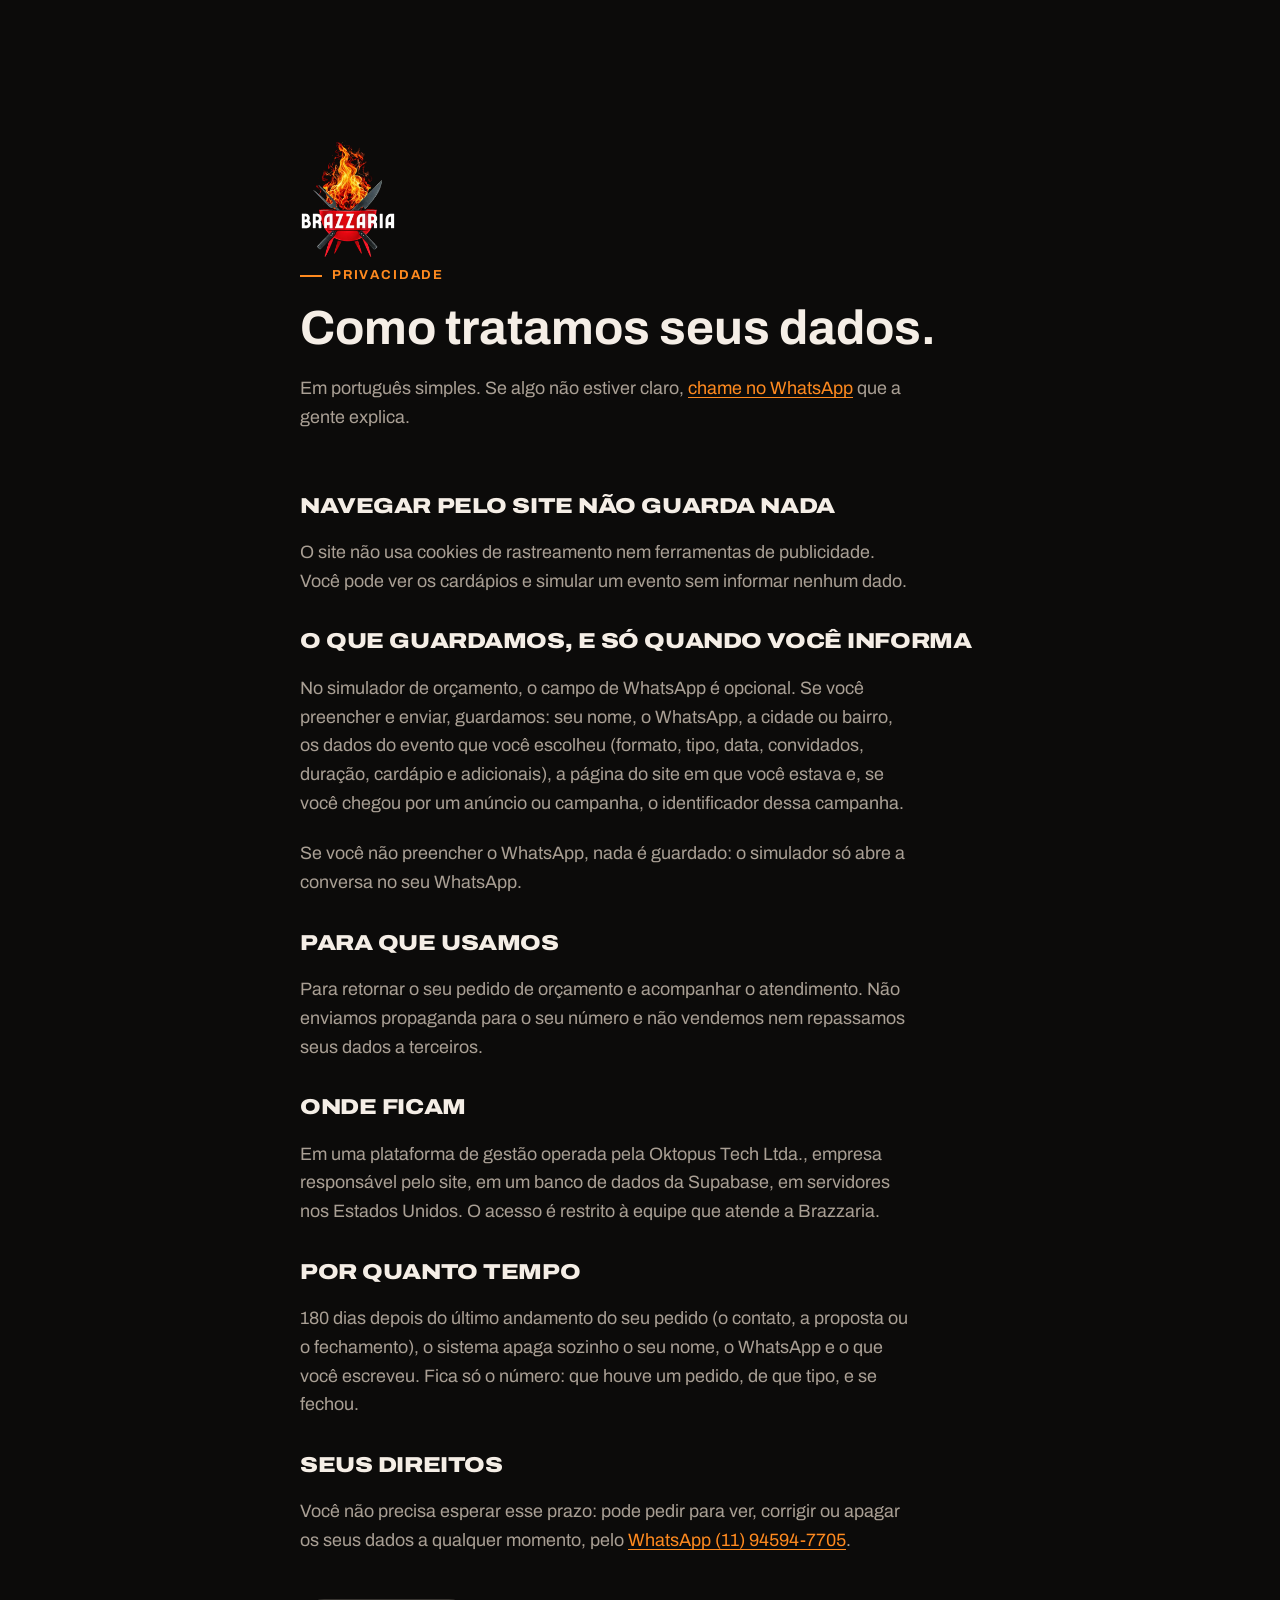
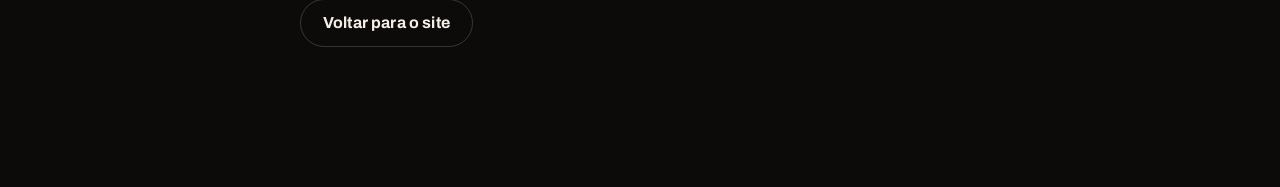
<file: privacidade.html>
<!doctype html>
<html lang="pt-BR">
<head>
  <meta charset="utf-8">
  <meta name="viewport" content="width=device-width, initial-scale=1">
  <title>Como tratamos seus dados · Brazzaria Eventos</title>
  <meta name="description" content="O que a Brazzaria Eventos guarda quando você pede um orçamento pelo site, para que usa e como pedir para apagar.">
  <link rel="canonical" href="https://www.brazzariaeventos.com.br/privacidade.html">
  <meta name="theme-color" content="#0c0b0a">
  <link rel="icon" href="/favicon.ico" sizes="any">
  <link rel="icon" type="image/png" sizes="64x64" href="/assets/img/favicon-64.png">
  <link rel="icon" type="image/png" sizes="512x512" href="/assets/img/favicon-512.png">
  <link rel="apple-touch-icon" href="/assets/img/apple-touch-icon.png">
  <link rel="preconnect" href="https://fonts.googleapis.com">
  <link rel="preconnect" href="https://fonts.gstatic.com" crossorigin>
  <link href="https://fonts.googleapis.com/css2?family=Archivo:wdth,wght@62..125,400..900&display=swap" rel="stylesheet">
  <link rel="stylesheet" href="/css/style.css?v=20261007l">
</head>
<body>
  <main class="section">
    <div class="wrap" style="max-width:760px">
      <p><a href="/"><img src="/assets/img/logo-v3.webp" alt="Brazzaria Eventos" width="360" height="442" style="width:96px;height:auto"></a></p>
      <header class="section__head">
        <p class="eyebrow">Privacidade</p>
        <h1 style="font-size:clamp(2rem,5vw,3rem)">Como tratamos seus dados.</h1>
        <p class="section__lead">Em português simples. Se algo não estiver claro, <a href="https://wa.me/5511945947705">chame no WhatsApp</a> que a gente explica.</p>
      </header>

      <h2 style="font-size:1.35rem;margin:36px 0 10px">Navegar pelo site não guarda nada</h2>
      <p class="section__lead">O site não usa cookies de rastreamento nem ferramentas de publicidade. Você pode ver os cardápios e simular um evento sem informar nenhum dado.</p>

      <h2 style="font-size:1.35rem;margin:36px 0 10px">O que guardamos, e só quando você informa</h2>
      <p class="section__lead">No simulador de orçamento, o campo de WhatsApp é opcional. Se você preencher e enviar, guardamos: seu nome, o WhatsApp, a cidade ou bairro, os dados do evento que você escolheu (formato, tipo, data, convidados, duração, cardápio e adicionais), a página do site em que você estava e, se você chegou por um anúncio ou campanha, o identificador dessa campanha.</p>
      <p class="section__lead">Se você não preencher o WhatsApp, nada é guardado: o simulador só abre a conversa no seu WhatsApp.</p>

      <h2 style="font-size:1.35rem;margin:36px 0 10px">Para que usamos</h2>
      <p class="section__lead">Para retornar o seu pedido de orçamento e acompanhar o atendimento. Não enviamos propaganda para o seu número e não vendemos nem repassamos seus dados a terceiros.</p>

      <h2 style="font-size:1.35rem;margin:36px 0 10px">Onde ficam</h2>
      <p class="section__lead">Em uma plataforma de gestão operada pela Oktopus Tech Ltda., empresa responsável pelo site, em um banco de dados da Supabase, em servidores nos Estados Unidos. O acesso é restrito à equipe que atende a Brazzaria.</p>

      <h2 style="font-size:1.35rem;margin:36px 0 10px">Por quanto tempo</h2>
      <p class="section__lead">180 dias depois do último andamento do seu pedido (o contato, a proposta ou o fechamento), o sistema apaga sozinho o seu nome, o WhatsApp e o que você escreveu. Fica só o número: que houve um pedido, de que tipo, e se fechou.</p>

      <h2 style="font-size:1.35rem;margin:36px 0 10px">Seus direitos</h2>
      <p class="section__lead">Você não precisa esperar esse prazo: pode pedir para ver, corrigir ou apagar os seus dados a qualquer momento, pelo <a href="https://wa.me/5511945947705">WhatsApp (11) 94594-7705</a>.</p>

      <p style="margin-top:44px"><a class="btn btn--ghost" href="/">Voltar para o site</a></p>
    </div>
  </main>
</body>
</html>
</file>
<file: css/style.css>
/* =========================================================
   Brazzaria Eventos
   ========================================================= */

:root {
  --coal: #0c0b0a;
  --coal-2: #141210;
  --coal-3: #1c1916;
  --line: rgba(255, 240, 225, .1);
  --line-2: rgba(255, 240, 225, .18);
  --bone: #f5eee6;
  --muted: #a99f94;
  --dim: #6f675f;
  --ember: #e3261b;
  --ember-2: #ff3d2e;
  --flame: #ff8a1f;
  --gold: #ffc24a;

  --radius: 14px;
  --radius-sm: 10px;
  --wrap: 1200px;
  --gutter: clamp(16px, 4vw, 40px);
  --header-h: 88px;

  --f: "Archivo", system-ui, -apple-system, "Segoe UI", Roboto, sans-serif;
  --ease: cubic-bezier(.2, .7, .2, 1);
}

*, *::before, *::after { box-sizing: border-box; }

html {
  scroll-behavior: smooth;
  scroll-padding-top: calc(var(--header-h) + 8px);
  -webkit-text-size-adjust: 100%;
}

body {
  margin: 0;
  background: var(--coal);
  color: var(--bone);
  font-family: var(--f);
  font-size: 17px;
  line-height: 1.6;
  -webkit-font-smoothing: antialiased;
  overflow-x: hidden;
}

img { max-width: 100%; display: block; }
a { color: inherit; }
button, input, select { font: inherit; color: inherit; }
h1, h2, h3 { margin: 0; line-height: 1; }
p { margin: 0; }

::selection { background: var(--ember); color: #fff; }

:focus-visible {
  outline: 2px solid var(--gold);
  outline-offset: 3px;
  border-radius: 4px;
}

.wrap {
  width: 100%;
  max-width: var(--wrap);
  margin-inline: auto;
  padding-inline: var(--gutter);
}

.skip {
  position: absolute; left: 16px; top: -60px; z-index: 100;
  background: var(--bone); color: var(--coal);
  padding: 10px 16px; border-radius: 8px; font-weight: 700; text-decoration: none;
}
.skip:focus { top: 12px; }

.visually-hidden {
  position: absolute !important; width: 1px; height: 1px;
  overflow: hidden; clip: rect(0 0 0 0); white-space: nowrap;
}

/* ---------- Type ---------- */

.eyebrow {
  display: inline-flex; align-items: center; gap: 10px;
  font-size: 13px; font-weight: 700; letter-spacing: .14em; text-transform: uppercase;
  color: var(--flame);
  margin-bottom: 18px;
}
.eyebrow::before {
  content: ""; width: 22px; height: 2px; background: currentColor;
}

h2 {
  font-size: clamp(36px, 5.2vw, 66px);
  font-weight: 850;
  font-stretch: 118%;
  letter-spacing: -.02em;
  line-height: .95;
  text-transform: uppercase;
  text-wrap: balance;
}

em { font-style: normal; color: var(--ember-2); }

/* ---------- Buttons ---------- */

.btn {
  --bg: transparent;
  display: inline-flex; align-items: center; justify-content: center; gap: 10px;
  min-height: 48px; padding: 0 22px;
  border-radius: 999px; border: 1.5px solid transparent;
  background: var(--bg);
  font-weight: 700; font-size: 16px; letter-spacing: .01em;
  text-decoration: none; white-space: nowrap; cursor: pointer;
  transition: transform .2s var(--ease), background-color .2s, border-color .2s, box-shadow .2s;
}
.btn:active { transform: translateY(1px) scale(.99); }
.btn--sm { min-height: 40px; padding: 0 18px; font-size: 15px; }
.btn--lg { min-height: 56px; padding: 0 28px; font-size: 17px; }
.btn--block { width: 100%; }

.btn--ember {
  --bg: var(--ember);
  color: #fff;
  box-shadow: 0 8px 24px -10px rgba(227, 38, 27, .8), inset 0 1px 0 rgba(255,255,255,.18);
}
.btn--ember:hover { --bg: var(--ember-2); box-shadow: 0 12px 30px -10px rgba(255, 61, 46, .9), inset 0 1px 0 rgba(255,255,255,.2); }

.btn--ghost { border-color: var(--line-2); color: var(--bone); }
.btn--ghost:hover { border-color: var(--bone); background: rgba(255,255,255,.04); }

.btn--wa {
  --bg: #25d366;
  color: #fff;
  box-shadow: 0 8px 24px -10px rgba(37, 211, 102, .7), inset 0 1px 0 rgba(255,255,255,.2);
}
.btn--wa:hover { --bg: #1ebe5d; }

.ico-wa { width: 20px; height: 20px; fill: currentColor; flex: none; }

/* ---------- Header ---------- */

.header {
  position: fixed; inset: 0 0 auto; z-index: 50;
  height: var(--header-h);
  transition: background-color .3s, border-color .3s, backdrop-filter .3s;
  border-bottom: 1px solid transparent;
}
.header.is-scrolled {
  background: rgba(12, 11, 10, .82);
  backdrop-filter: blur(14px) saturate(1.2);
  -webkit-backdrop-filter: blur(14px) saturate(1.2);
  border-color: var(--line);
}
.header__inner {
  height: 100%;
  display: flex; align-items: center; justify-content: space-between; gap: 24px;
}
.header__brand {
  display: flex; align-items: center; gap: 10px; text-decoration: none;
}
.header__brand img { height: 76px; width: auto; }

.nav { display: flex; align-items: center; gap: 30px; }
.nav a:not(.btn) {
  font-size: 15px; font-weight: 600; text-decoration: none; color: var(--muted);
  transition: color .2s;
}
.nav a:not(.btn):hover { color: var(--bone); }

.burger {
  display: none;
  width: 44px; height: 44px; border: 0; background: none; cursor: pointer;
  position: relative;
}
.burger span {
  position: absolute; left: 11px; right: 11px; height: 2px; background: var(--bone);
  transition: transform .3s var(--ease), top .3s var(--ease);
}
.burger span:first-child { top: 17px; }
.burger span:last-child { top: 25px; }
.burger[aria-expanded="true"] span:first-child { top: 21px; transform: rotate(45deg); }
.burger[aria-expanded="true"] span:last-child { top: 21px; transform: rotate(-45deg); }

/* ---------- Hero ---------- */

.hero {
  position: relative;
  padding: calc(var(--header-h) + 40px) 0 0;
  background: #000;
  overflow: hidden;
  isolation: isolate;
}
.hero__bg, .hero__bg img {
  position: absolute; inset: 0; width: 100%; height: 100%; z-index: -3;
}
.hero__bg img { object-fit: cover; object-position: 100% center; }
.hero::before {
  content: ""; position: absolute; inset: 0; z-index: -2;
  background:
    linear-gradient(90deg, rgba(0,0,0,.96) 0%, rgba(0,0,0,.9) 30%, rgba(0,0,0,.55) 50%, rgba(0,0,0,0) 75%),
    linear-gradient(to bottom, rgba(0,0,0,.55) 0%, transparent 22%);
}
.hero::after {
  content: ""; position: absolute; inset: auto 0 0; height: 200px; z-index: -1;
  background: linear-gradient(to bottom, transparent, var(--coal));
}
.hero__embers {
  position: absolute; inset: 0; width: 100%; height: 100%; z-index: -1; pointer-events: none;
}
.hero__inner {
  display: flex;
  align-items: center;
  min-height: min(74vh, 720px);
}
.hero__copy { max-width: 640px; }
.hero__title {
  font-size: clamp(38px, 4.9vw, 72px);
  font-weight: 900;
  font-stretch: 120%;
  letter-spacing: -.025em;
  line-height: .9;
  text-transform: uppercase;
}
.hero__lead {
  margin-top: 26px; max-width: 30em;
  font-size: clamp(17px, 1.5vw, 20px); color: #d7cdc2; line-height: 1.55;
}
.hero__actions { display: flex; flex-wrap: wrap; gap: 12px; margin-top: 34px; }
.hero__price {
  margin-top: 22px; font-size: 15px; color: var(--muted);
}
.hero__price strong { color: var(--gold); font-weight: 800; }


.facts {
  list-style: none; margin: 40px 0 0; padding: 0;
  display: grid; grid-template-columns: repeat(4, 1fr);
  border-top: 1px solid var(--line);
}
.facts li {
  display: flex; align-items: baseline; gap: 12px;
  padding: 26px 20px 30px 0;
}
.facts li + li { padding-left: 20px; border-left: 1px solid var(--line); }
.facts b {
  font-size: 34px; font-weight: 850; font-stretch: 115%; color: var(--bone); line-height: 1;
}
.facts span { font-size: 14px; color: var(--muted); line-height: 1.35; }

/* ---------- Ticker ---------- */

.ticker {
  overflow: hidden;
  border-block: 1px solid var(--line);
  background: var(--ember);
  color: #fff;
  padding: 16px 0;
}
.ticker__track {
  display: flex; align-items: center; gap: 28px; width: max-content;
  animation: ticker 38s linear infinite;
}
.ticker span {
  font-size: clamp(18px, 2.2vw, 26px); font-weight: 850; font-stretch: 118%;
  text-transform: uppercase; letter-spacing: -.01em; white-space: nowrap;
}
.ticker i {
  width: 10px; height: 10px; flex: none;
  background: #000; transform: rotate(45deg);
}
@keyframes ticker { to { transform: translateX(-50%); } }

/* ---------- Section ---------- */

.section { padding: clamp(80px, 11vw, 140px) 0; }
.section__head { max-width: 880px; margin-bottom: clamp(40px, 5vw, 64px); }
.section__lead {
  margin-top: 22px; color: var(--muted); font-size: clamp(17px, 1.4vw, 19px); max-width: 34em;
}
.section__lead a { color: var(--flame); text-underline-offset: 3px; }

/* ---------- Menus ---------- */

.menus {
  border: 1px solid var(--line);
  border-radius: calc(var(--radius) + 6px);
  background: var(--coal-2);
  overflow: hidden;
}
.menus__tabs {
  display: grid; grid-template-columns: repeat(5, 1fr);
  border-bottom: 1px solid var(--line);
}
.tab {
  position: relative;
  display: flex; flex-direction: column; align-items: flex-start; gap: 4px;
  padding: 22px 22px 20px;
  background: none; border: 0; text-align: left; cursor: pointer;
  color: var(--muted);
  transition: background-color .2s, color .2s;
}
.tab + .tab { border-left: 1px solid var(--line); }
.tab:hover { background: rgba(255,255,255,.025); color: var(--bone); }
.tab__name {
  font-size: 20px; font-weight: 850; font-stretch: 118%; text-transform: uppercase; letter-spacing: -.01em;
}
.tab__price { font-size: 14px; font-weight: 600; }
.tab__price b { font-size: 17px; color: var(--bone); font-weight: 800; }
.tab::after {
  content: ""; position: absolute; left: 0; right: 0; bottom: -1px; height: 3px;
  background: var(--ember); transform: scaleX(0); transform-origin: left;
  transition: transform .35s var(--ease);
}
.tab[aria-selected="true"] { color: var(--bone); background: var(--coal-3); }
.tab[aria-selected="true"]::after { transform: scaleX(1); }
.tab[aria-selected="true"] .tab__price b { color: var(--gold); }

.menus__panel {
  display: grid; grid-template-columns: 300px 1fr;
  min-height: 420px;
}
.menus__panel:focus-visible { outline-offset: -4px; }

.panel__side {
  padding: 36px 32px;
  border-right: 1px solid var(--line);
  display: flex; flex-direction: column; gap: 14px;
  background:
    radial-gradient(120% 70% at 0% 100%, rgba(227, 38, 27, .16), transparent 60%);
}
.panel__tier { font-size: 13px; font-weight: 700; letter-spacing: .14em; text-transform: uppercase; color: var(--dim); }
.panel__name {
  font-size: 48px; font-weight: 900; font-stretch: 122%; text-transform: uppercase; letter-spacing: -.02em; line-height: .95;
}
.panel__note { color: #d7cdc2; font-size: 17px; }
.panel__price { margin-top: auto; padding-top: 18px; }
.panel__price b {
  display: block; font-size: 54px; font-weight: 900; font-stretch: 110%; color: var(--gold); line-height: 1; letter-spacing: -.02em;
}
.panel__price b small { font-size: .45em; font-weight: 800; margin-right: 4px; vertical-align: .9em; }
.panel__price span { font-size: 14px; color: var(--muted); }
.panel__side .btn { margin-top: 8px; }

.panel__groups {
  padding: 36px 36px 40px;
  display: grid; grid-template-columns: repeat(auto-fit, minmax(190px, 1fr)); gap: 32px 36px;
  align-content: start;
}
.group h4 {
  margin: 0 0 14px; font-size: 12px; font-weight: 800; letter-spacing: .16em; text-transform: uppercase; color: var(--flame);
}
.group ul { list-style: none; margin: 0; padding: 0; }
.group li {
  padding: 9px 0; border-bottom: 1px dashed var(--line);
  font-size: 16px; line-height: 1.35; color: #e6ddd3;
}
.group li:last-child { border-bottom: 0; }
.group--cortes { grid-row: span 2; }
.group--cortes li { font-weight: 600; color: var(--bone); }
.group li.is-new { position: relative; }
.group li.is-new::after {
  content: "novo"; margin-left: 8px;
  font-size: 10px; font-weight: 800; letter-spacing: .1em; text-transform: uppercase;
  color: var(--gold); border: 1px solid rgba(255, 194, 74, .4); border-radius: 99px; padding: 1px 6px;
  vertical-align: 2px;
}
.panel__pending {
  grid-column: 1 / -1;
  padding: 28px; border: 1px dashed var(--line-2); border-radius: var(--radius);
  color: #d7cdc2;
}
.panel__pending b { display: block; color: var(--bone); font-size: 19px; margin-bottom: 6px; }

.panel-enter { animation: panelIn .45s var(--ease); }
@keyframes panelIn { from { opacity: 0; transform: translateY(8px); } }

/* Included */
.included {
  margin-top: 28px;
  display: grid; grid-template-columns: 220px 1fr; align-items: center; gap: 24px;
  padding: 28px 32px;
  border: 1px solid var(--line); border-radius: calc(var(--radius) + 6px);
}
.included h3 {
  font-size: 22px; font-weight: 850; font-stretch: 118%; text-transform: uppercase; line-height: 1.05;
}
.included ul { list-style: none; margin: 0; padding: 0; display: grid; grid-template-columns: repeat(4, 1fr); gap: 20px; }
.included li { display: flex; gap: 12px; align-items: flex-start; }
.included svg {
  flex: none; width: 26px; height: 26px; margin-top: 2px;
  fill: none; stroke: var(--flame); stroke-width: 1.7; stroke-linecap: round; stroke-linejoin: round;
}
.included li span { font-size: 14px; color: var(--muted); line-height: 1.4; }
.included li b { display: block; color: var(--bone); font-size: 15px; margin-bottom: 2px; }

/* ---------- Steps ---------- */

.steps {
  list-style: none; margin: 0; padding: 0;
  display: grid; grid-template-columns: repeat(4, 1fr);
  counter-reset: s;
}
.steps li {
  padding: 30px 28px 34px 0;
  border-top: 1px solid var(--line-2);
  position: relative;
}
.steps li + li { padding-left: 28px; border-left: 1px solid var(--line); }
.steps li::before {
  content: ""; position: absolute; top: -1px; left: 0; width: 44px; height: 3px; background: var(--ember);
}
.steps li + li::before { left: 28px; }
.steps__n {
  display: block; font-size: 14px; font-weight: 800; color: var(--dim); letter-spacing: .1em; margin-bottom: 40px;
}
.steps h3 {
  font-size: 22px; font-weight: 850; font-stretch: 112%; text-transform: uppercase; letter-spacing: -.01em; margin-bottom: 12px;
}
.steps p { color: var(--muted); font-size: 16px; }

/* ---------- Simulator ---------- */

.section--sim {
  background: var(--coal-2);
  border-block: 1px solid var(--line);
}
.sim {
  display: grid; grid-template-columns: 1fr 380px; gap: 32px; align-items: start;
}
.sim__form { display: grid; gap: 16px; }
.sim__block {
  margin: 0; padding: 26px 28px 28px;
  border: 1px solid var(--line); border-radius: calc(var(--radius) + 4px);
  background: var(--coal);
  min-width: 0;
}
.sim__block legend {
  float: left; width: 100%;
  display: flex; align-items: center; gap: 12px;
  margin-bottom: 20px;
  font-size: 19px; font-weight: 800; font-stretch: 110%; text-transform: uppercase; letter-spacing: -.005em;
}
.sim__block legend + * { clear: both; }
.sim__block legend i { font-style: normal; font-size: 13px; font-weight: 600; color: var(--dim); text-transform: none; letter-spacing: 0; }
.sim__block legend > span {
  display: grid; place-items: center; width: 28px; height: 28px; border-radius: 50%;
  background: var(--ember); color: #fff; font-size: 14px; font-stretch: 100%;
}

.choice-grid { display: grid; gap: 10px; }
.choice-grid--2 { grid-template-columns: 1fr 1fr; }
.choice-grid--3 { grid-template-columns: repeat(3, 1fr); }
.choice-grid--menu { grid-template-columns: repeat(5, 1fr); }

.choice { position: relative; display: block; cursor: pointer; }
.choice input { position: absolute; opacity: 0; inset: 0; margin: 0; cursor: pointer; }
.choice__body {
  display: flex; flex-direction: column; gap: 4px; height: 100%;
  padding: 16px 16px 15px;
  border: 1.5px solid var(--line-2); border-radius: var(--radius-sm);
  transition: border-color .2s, background-color .2s;
}
.choice__body b { font-size: 16px; line-height: 1.2; }
.choice__body small { font-size: 13.5px; color: var(--muted); line-height: 1.35; }
.choice:hover .choice__body { border-color: rgba(255,240,225,.32); }
.choice input:checked + .choice__body {
  border-color: var(--ember); background: rgba(227, 38, 27, .1);
}
.choice input:focus-visible + .choice__body { outline: 2px solid var(--gold); outline-offset: 2px; }
.choice input[type="checkbox"] + .choice__body { padding-right: 40px; }
.choice input[type="checkbox"] + .choice__body::after {
  content: ""; position: absolute; top: 15px; right: 14px; width: 18px; height: 18px;
  border: 1.5px solid var(--line-2); border-radius: 5px;
  background: center / 12px no-repeat;
}
.choice input[type="checkbox"]:checked + .choice__body::after {
  border-color: var(--ember); background-color: var(--ember);
  background-image: url("data:image/svg+xml,%3Csvg xmlns='http://www.w3.org/2000/svg' viewBox='0 0 12 12'%3E%3Cpath d='M2 6.5 5 9l5-6' fill='none' stroke='%23fff' stroke-width='2' stroke-linecap='round' stroke-linejoin='round'/%3E%3C/svg%3E");
}

.choice--menu .choice__body { align-items: flex-start; }
.choice--menu b { text-transform: uppercase; font-stretch: 115%; font-weight: 850; }
.choice--menu .price { font-size: 14px; color: var(--muted); }
.choice--menu .price strong { color: var(--gold); font-size: 16px; }

.choice-grid--menu.is-disabled { opacity: .35; pointer-events: none; }

.field-grid { display: grid; grid-template-columns: 1fr 1fr; gap: 14px; margin-bottom: 22px; }
.field { display: flex; flex-direction: column; gap: 8px; }
.field--full { grid-column: 1 / -1; }
.field > span, .field__label {
  font-size: 14px; font-weight: 700; color: #d7cdc2;
}
.field > span i { font-style: normal; font-weight: 500; color: var(--dim); }
.field input, .field select {
  width: 100%; min-height: 50px; padding: 0 16px;
  background: var(--coal-2); border: 1.5px solid var(--line-2); border-radius: var(--radius-sm);
  transition: border-color .2s;
  color-scheme: dark;
}
.field select {
  appearance: none; -webkit-appearance: none;
  background-image: url("data:image/svg+xml,%3Csvg xmlns='http://www.w3.org/2000/svg' viewBox='0 0 12 8'%3E%3Cpath d='m1 1.5 5 5 5-5' fill='none' stroke='%23a99f94' stroke-width='1.6'/%3E%3C/svg%3E");
  background-repeat: no-repeat; background-position: right 16px center; background-size: 12px;
  padding-right: 40px;
}
.field input::placeholder { color: var(--dim); }
.field input:hover, .field select:hover { border-color: rgba(255,240,225,.32); }
.field input:focus, .field select:focus { outline: none; border-color: var(--flame); }

.guests { margin-bottom: 22px; }
.guests__top { display: flex; align-items: center; justify-content: space-between; gap: 16px; margin-bottom: 14px; }
.stepper {
  display: flex; align-items: center;
  border: 1.5px solid var(--line-2); border-radius: 999px; overflow: hidden;
}
.stepper button {
  width: 46px; height: 46px; border: 0; background: none; cursor: pointer; font-size: 22px; color: var(--bone);
  transition: background-color .2s;
}
.stepper button:hover { background: rgba(255,255,255,.06); }
.stepper input {
  width: 70px; height: 46px; border: 0; background: none; text-align: center;
  font-size: 20px; font-weight: 800; -moz-appearance: textfield;
}
.stepper input::-webkit-outer-spin-button, .stepper input::-webkit-inner-spin-button { -webkit-appearance: none; margin: 0; }
.stepper input:focus { outline: none; background: rgba(255,255,255,.04); }

.range {
  --p: 16%;
  width: 100%; height: 28px; margin: 0; background: none; cursor: pointer;
  -webkit-appearance: none; appearance: none;
}
.range::-webkit-slider-runnable-track {
  height: 6px; border-radius: 99px;
  background: linear-gradient(to right, var(--ember) var(--p), var(--coal-3) var(--p));
}
.range::-moz-range-track { height: 6px; border-radius: 99px; background: var(--coal-3); }
.range::-moz-range-progress { height: 6px; border-radius: 99px; background: var(--ember); }
.range::-webkit-slider-thumb {
  -webkit-appearance: none; width: 24px; height: 24px; margin-top: -9px; border-radius: 50%;
  background: var(--bone); border: 4px solid var(--ember); box-shadow: 0 2px 10px rgba(0,0,0,.5);
}
.range::-moz-range-thumb {
  width: 18px; height: 18px; border-radius: 50%;
  background: var(--bone); border: 4px solid var(--ember);
}
.hint { margin-top: 8px; font-size: 13.5px; color: var(--dim); }
.hint.is-warn { color: var(--gold); }

.seg {
  display: grid; grid-template-columns: repeat(5, 1fr);
  border: 1.5px solid var(--line-2); border-radius: 999px; padding: 4px;
}
.seg label { position: relative; cursor: pointer; }
.seg input { position: absolute; opacity: 0; inset: 0; margin: 0; cursor: pointer; }
.seg span {
  display: grid; place-items: center; height: 42px; border-radius: 999px;
  font-weight: 700; font-size: 15px; color: var(--muted);
  transition: background-color .2s, color .2s;
}
.seg input:checked + span { background: var(--bone); color: var(--coal); }
.seg input:focus-visible + span { outline: 2px solid var(--gold); outline-offset: 2px; }

.note {
  margin-top: 14px; padding: 14px 16px;
  border-left: 3px solid var(--flame); background: rgba(255, 138, 31, .07); border-radius: 0 8px 8px 0;
  font-size: 14.5px; color: #d7cdc2;
}

/* Summary */
.sim__summary { position: sticky; top: calc(var(--header-h) + 16px); }
.summary {
  padding: 30px 28px 26px;
  border-radius: calc(var(--radius) + 6px);
  background:
    radial-gradient(120% 60% at 100% 0%, rgba(227, 38, 27, .28), transparent 60%),
    linear-gradient(var(--coal-3), var(--coal));
  border: 1px solid var(--line-2);
  box-shadow: 0 30px 60px -30px rgba(0,0,0,.8);
}
.summary__label { font-size: 13px; font-weight: 700; letter-spacing: .14em; text-transform: uppercase; color: var(--muted); }
.summary__total {
  margin-top: 10px;
  font-size: clamp(40px, 4vw, 50px); font-weight: 900; font-stretch: 108%; line-height: 1; letter-spacing: -.02em;
  font-variant-numeric: tabular-nums;
}
.summary__total.is-consult { font-size: 34px; color: var(--gold); }
.summary__per { margin-top: 8px; color: var(--muted); font-size: 15px; min-height: 1.6em; }
.summary__list {
  margin: 22px 0 0; padding: 18px 0 0; border-top: 1px solid var(--line);
  display: grid; grid-template-columns: auto 1fr; gap: 9px 16px; font-size: 14.5px;
}
.summary__list dt { color: var(--muted); }
.summary__list dd { margin: 0; text-align: right; font-weight: 600; }
.summary__pending {
  margin-top: 18px; padding: 14px 16px; border-radius: var(--radius-sm);
  background: rgba(255, 194, 74, .07); border: 1px dashed rgba(255, 194, 74, .35);
  font-size: 14px;
}
.summary__pending p { font-weight: 700; color: var(--gold); margin-bottom: 4px; }
.summary__pending ul { margin: 0; padding-left: 18px; color: #d7cdc2; }
.summary .btn { margin-top: 22px; }
.summary__copy {
  display: block; width: 100%; margin-top: 10px; padding: 10px;
  background: none; border: 0; cursor: pointer;
  font-size: 14px; font-weight: 600; color: var(--muted); text-decoration: underline; text-underline-offset: 3px;
}
.summary__copy:hover { color: var(--bone); }
.summary__fine { margin-top: 14px; font-size: 12.5px; line-height: 1.5; color: var(--dim); }

/* ---------- About ---------- */

.about__grid {
  display: grid; grid-template-columns: 1.15fr .85fr; gap: clamp(36px, 5vw, 56px);
}
.about__chef { position: relative; margin: 0; justify-self: end; width: 100%; max-width: 480px; background: var(--coal); }
.about__chef img {
  position: absolute; inset: 0; width: 100%; height: 100%;
  object-fit: cover; object-position: center top; mix-blend-mode: lighten;
  -webkit-mask-image: linear-gradient(to bottom, #000 72%, transparent 100%),
                      linear-gradient(to right, transparent, #000 10%, #000 90%, transparent);
  -webkit-mask-composite: source-in;
          mask-image: linear-gradient(to bottom, #000 72%, transparent 100%),
                      linear-gradient(to right, transparent, #000 10%, #000 90%, transparent);
          mask-composite: intersect;
}
.about__copy p:not(.eyebrow) { margin-top: 22px; color: #d7cdc2; font-size: 18px; max-width: 32em; }
.about__copy h2 + p { margin-top: 32px !important; }
.about__copy strong { color: var(--bone); }
.about__stat {
  margin-top: 40px; display: flex; align-items: center; gap: 20px;
  padding-top: 28px; border-top: 1px solid var(--line);
}
.about__stat b {
  font-size: 96px; font-weight: 900; font-stretch: 125%; line-height: .8; color: var(--ember-2);
}
.about__stat span { font-size: 15px; color: var(--muted); font-weight: 600; line-height: 1.4; }

.about__photo { margin: 0; max-width: 820px; }
.about__frame { position: relative; isolation: isolate; }
.about__photo img {
  width: 100%; height: auto; aspect-ratio: 2 / 1; object-fit: cover; border-radius: calc(var(--radius) + 8px);
}
.about__frame::before {
  content: ""; position: absolute; inset: 14px -14px -14px 14px; z-index: -1;
  border: 1.5px solid var(--ember); border-radius: calc(var(--radius) + 8px);
}
.about__photo figcaption { margin-top: 30px; font-size: 13.5px; color: var(--dim); }

.beyond {
  list-style: none; margin: clamp(56px, 8vw, 100px) 0 0; padding: 0;
  display: flex; flex-wrap: wrap; justify-content: space-between; gap: 10px 24px;
  border-block: 1px solid var(--line); padding-block: 26px;
}
.beyond li {
  font-size: clamp(22px, 3.4vw, 44px); font-weight: 900; font-stretch: 122%; text-transform: uppercase; letter-spacing: -.02em;
  color: #3b3530;
  transition: color .3s;
}
.beyond li:hover { color: var(--bone); }
.beyond li:first-child { color: var(--ember-2); }

/* ---------- FAQ ---------- */

.faq { display: grid; grid-template-columns: .8fr 1.2fr; gap: clamp(32px, 6vw, 90px); align-items: start; }
.faq .section__head { position: sticky; top: calc(var(--header-h) + 24px); }
.faq__list { border-top: 1px solid var(--line); }
.faq details { border-bottom: 1px solid var(--line); }
.faq summary {
  list-style: none; cursor: pointer;
  display: flex; justify-content: space-between; align-items: center; gap: 20px;
  padding: 24px 0;
  font-size: 19px; font-weight: 700; line-height: 1.35;
  transition: color .2s;
}
.faq summary::-webkit-details-marker { display: none; }
.faq summary::after {
  content: ""; flex: none; width: 28px; height: 28px; border-radius: 50%;
  border: 1.5px solid var(--line-2);
  background:
    linear-gradient(var(--bone), var(--bone)) center / 11px 1.5px no-repeat,
    linear-gradient(var(--bone), var(--bone)) center / 1.5px 11px no-repeat;
  transition: transform .3s var(--ease), background-color .2s, border-color .2s;
}
.faq details[open] summary::after {
  transform: rotate(45deg); border-color: var(--ember); background-color: var(--ember);
}
.faq summary:hover { color: var(--flame); }
.faq details p { padding: 0 48px 26px 0; color: var(--muted); font-size: 17px; }

/* ---------- CTA ---------- */

.cta {
  position: relative; overflow: hidden; isolation: isolate;
  padding: clamp(90px, 12vw, 160px) 0;
  background:
    radial-gradient(70% 90% at 50% 120%, rgba(255, 110, 30, .45), transparent 70%),
    radial-gradient(50% 70% at 50% 110%, rgba(227, 38, 27, .6), transparent 70%),
    #000;
  text-align: center;
}
.cta h2 { font-size: clamp(40px, 7vw, 92px); }
.cta__actions { display: flex; justify-content: center; flex-wrap: wrap; gap: 12px; margin-top: 40px; }

/* ---------- Footer ---------- */

.footer { padding: 64px 0 28px; border-top: 1px solid var(--line); background: #000; }
.footer__grid { display: grid; grid-template-columns: 1.4fr 1fr 1fr; gap: 32px; }
.footer__brand img { height: 110px; width: auto; }
.footer__brand p { margin-top: 18px; color: var(--muted); font-size: 15px; }
.footer__nav, .footer__contact { display: flex; flex-direction: column; gap: 10px; }
.footer a { text-decoration: none; color: var(--muted); font-size: 15px; transition: color .2s; }
.footer a:hover { color: var(--bone); }
.footer__bottom {
  margin-top: 48px; padding-top: 22px; border-top: 1px solid var(--line);
  display: flex; justify-content: space-between; gap: 16px; font-size: 13.5px; color: var(--dim);
}
.footer__bottom a { font-size: 13.5px; }

/* ---------- Mobile bar / toast ---------- */

.mobilebar { display: none; }

.toast {
  position: fixed; left: 50%; bottom: 24px; z-index: 80;
  transform: translate(-50%, 20px); opacity: 0; pointer-events: none;
  padding: 12px 20px; border-radius: 999px;
  background: var(--bone); color: var(--coal); font-weight: 700; font-size: 15px;
  transition: opacity .25s, transform .25s var(--ease);
}
.toast.is-on { opacity: 1; transform: translate(-50%, 0); }

/* ---------- Reveal ---------- */

.js .reveal { opacity: 0; transform: translateY(24px); transition: opacity .8s var(--ease), transform .8s var(--ease); }
.js .reveal.is-in { opacity: 1; transform: none; }

@media (prefers-reduced-motion: reduce) {
  html { scroll-behavior: auto; }
  *, *::before, *::after { animation: none !important; transition: none !important; }
  .js .reveal { opacity: 1; transform: none; }
}

/* =========================================================
   Responsive
   ========================================================= */

@media (max-width: 1080px) {
  .sim { grid-template-columns: 1fr 340px; }
  .choice-grid--menu { grid-template-columns: repeat(3, 1fr); }
  .included { grid-template-columns: 1fr; }
  .included ul { grid-template-columns: repeat(2, 1fr); }
  .menus__panel { grid-template-columns: 260px 1fr; }
}

@media (max-width: 900px) {
  :root { --header-h: 72px; }

  .burger { display: block; }
  .nav {
    position: fixed; inset: var(--header-h) 0 auto; z-index: 49;
    flex-direction: column; align-items: stretch; gap: 0;
    padding: 8px var(--gutter) 24px;
    background: rgba(12, 11, 10, .97);
    backdrop-filter: blur(14px); -webkit-backdrop-filter: blur(14px);
    border-bottom: 1px solid var(--line);
    transform: translateY(-12px); opacity: 0; visibility: hidden;
    transition: opacity .25s, transform .25s var(--ease), visibility .25s;
  }
  .nav.is-open { transform: none; opacity: 1; visibility: visible; }
  .nav a:not(.btn) {
    padding: 16px 0; border-bottom: 1px solid var(--line);
    font-size: 20px; font-weight: 800; font-stretch: 112%; text-transform: uppercase; color: var(--bone);
  }
  .nav__cta { margin-top: 20px; min-height: 52px; }
  .header.menu-open { background: rgba(12, 11, 10, .97); }

  .hero { padding-top: calc(var(--header-h) + 12px); }
  .hero__inner { min-height: 0; padding-top: 30vh; }
  .hero__bg img { object-position: 60% top; height: 60%; }
  .hero::before {
    background: linear-gradient(to bottom, rgba(0,0,0,.45) 0%, rgba(0,0,0,0) 16%, rgba(0,0,0,.55) 34%, rgba(0,0,0,.92) 46%, #000 60%);
  }
  .header__brand img { height: 58px; }
  .facts { grid-template-columns: 1fr 1fr; margin-top: 36px; }
  .facts li { padding: 20px 12px 20px 0; flex-direction: column; gap: 6px; }
  .facts li + li { padding-left: 0; border-left: 0; }
  .facts li:nth-child(even) { padding-left: 16px; border-left: 1px solid var(--line); }
  .facts li:nth-child(n+3) { border-top: 1px solid var(--line); }

  .menus__tabs {
    display: flex; overflow-x: auto; scroll-snap-type: x mandatory; scrollbar-width: none;
  }
  .menus__tabs::-webkit-scrollbar { display: none; }
  .tab { flex: 0 0 auto; min-width: 140px; scroll-snap-align: start; padding: 18px 18px 16px; }
  .menus__panel { grid-template-columns: 1fr; min-height: 0; }
  .panel__side { border-right: 0; border-bottom: 1px solid var(--line); padding: 28px 22px; }
  .panel__name { font-size: 40px; }
  .panel__price { display: flex; align-items: baseline; gap: 10px; padding-top: 6px; }
  .panel__price b { font-size: 44px; display: inline; }
  .panel__groups { padding: 28px 22px 32px; grid-template-columns: 1fr 1fr; gap: 28px 24px; }
  .group--cortes { grid-row: auto; grid-column: 1 / -1; }

  .steps { grid-template-columns: 1fr 1fr; }
  .steps li:nth-child(3) { padding-left: 0; border-left: 0; }
  .steps li:nth-child(3)::before { left: 0; }
  .steps__n { margin-bottom: 20px; }

  .sim { grid-template-columns: 1fr; }
  .sim__summary { position: static; }

  .about__grid { grid-template-columns: 1fr; }
  .about__chef { justify-self: center; max-width: 380px; }
  .about__chef img { position: static; height: auto; }
  .faq { grid-template-columns: 1fr; }
  .faq .section__head { position: static; }

  .footer__grid { grid-template-columns: 1fr 1fr; }
  .footer__brand { grid-column: 1 / -1; }

  .mobilebar {
    position: fixed; inset: auto 0 0; z-index: 45;
    display: grid; grid-template-columns: 1fr 1.4fr; gap: 10px;
    padding: 10px var(--gutter) calc(10px + env(safe-area-inset-bottom));
    background: rgba(12, 11, 10, .92);
    backdrop-filter: blur(14px); -webkit-backdrop-filter: blur(14px);
    border-top: 1px solid var(--line);
    transform: translateY(110%); transition: transform .35s var(--ease);
  }
  .mobilebar.is-on { transform: none; }
  .mobilebar .btn { min-height: 48px; }
  .mobilebar__est { display: none; flex-direction: column; justify-content: center; line-height: 1.15; }
  .mobilebar__est small { font-size: 12px; color: var(--muted); font-weight: 600; }
  .mobilebar__est b { font-size: 20px; font-weight: 900; font-stretch: 108%; }
  .mobilebar.is-sim .mobilebar__est { display: flex; }
  .mobilebar.is-sim [data-mb="default"] { display: none; }
  .mobilebar:not(.is-sim) [data-mb="sim"] { display: none; }
  .footer { padding-bottom: calc(96px + env(safe-area-inset-bottom)); }
  .toast { bottom: calc(90px + env(safe-area-inset-bottom)); }
}

@media (max-width: 600px) {
  body { font-size: 16px; }
  .hero__actions .btn { flex: 1 1 100%; }
  .facts b { font-size: 28px; }
  .panel__groups { grid-template-columns: 1fr; }
  .steps { grid-template-columns: 1fr; }
  .steps li, .steps li + li { padding: 26px 0 28px; border-left: 0; }
  .steps li + li::before { left: 0; }
  .sim__block { padding: 22px 18px 22px; }
  .choice-grid--2, .choice-grid--3 { grid-template-columns: 1fr; }
  .choice-grid--menu { grid-template-columns: 1fr 1fr; }
  .field-grid { grid-template-columns: 1fr; }
  .summary { padding: 26px 20px 22px; }
  .about__stat b { font-size: 80px; }
  h2 br { display: none; }
  .about__frame::before { inset: 12px -10px -12px 10px; }
  .beyond { justify-content: flex-start; gap: 6px 18px; }
  .faq summary { font-size: 17px; padding: 20px 0; }
  .faq details p { padding-right: 0; font-size: 16px; }
  .cta__actions .btn { flex: 1 1 100%; }
  .footer__bottom { flex-direction: column; }
}

/* ---------- 404 ---------- */

.notfound { min-height: 100vh; display: grid; place-items: center; }
.notfound img { width: 180px; height: auto; margin: 0 auto 32px; mix-blend-mode: screen; }
.notfound .section__lead { margin-inline: auto; }

/* ---------- Quem somos: essência ---------- */

.about__copy .about__open { font-size: 21px; color: var(--bone); line-height: 1.45; }
.about__copy .about__open strong { color: var(--ember-2); }

.world {
  list-style: none; margin: clamp(56px, 7vw, 90px) 0 0; padding: 0;
  display: grid; grid-template-columns: repeat(3, 1fr); gap: 24px;
}
.world li {
  padding: 26px 0 0; border-top: 2px solid var(--line-2);
  font-size: 17px; line-height: 1.5; color: var(--muted);
}
.world li b { color: var(--bone); font-weight: 700; }
.world__meet {
  max-width: 17em;
  margin-top: 36px;
  font-size: clamp(22px, 2.6vw, 32px); font-weight: 850; font-stretch: 112%; line-height: 1.1;
  text-transform: uppercase; letter-spacing: -.01em; color: var(--bone);
}

.essence {
  margin-top: clamp(64px, 8vw, 110px);
  display: grid; grid-template-columns: 1fr 1.15fr; gap: clamp(32px, 6vw, 90px); align-items: start;
}
.essence__fire { position: sticky; top: calc(var(--header-h) + 24px); }
.essence__lead { font-size: 18px; color: var(--muted); max-width: 22em; }
.essence__big {
  margin-top: 22px;
  font-size: clamp(40px, 5.6vw, 76px); font-weight: 900; font-stretch: 122%; line-height: .92;
  text-transform: uppercase; letter-spacing: -.025em; color: var(--bone);
}
.essence__text p { margin-top: 20px; font-size: 18px; line-height: 1.6; color: #d7cdc2; max-width: 34em; }
.essence__text p:first-child { margin-top: 0; }
.essence__text strong { color: var(--bone); }
.essence__is {
  list-style: none; margin: 32px 0; padding: 0;
  border-left: 3px solid var(--ember);
}
.essence__is li {
  padding: 10px 0 10px 22px;
  font-size: clamp(19px, 1.8vw, 24px); font-weight: 800; font-stretch: 108%; line-height: 1.2; color: var(--bone);
}
.essence__text .essence__close {
  margin-top: 36px; padding-top: 28px; border-top: 1px solid var(--line);
  font-size: 22px; font-weight: 700; color: var(--bone); line-height: 1.35;
}
.beyond__note { margin-top: 18px; font-size: 15px; color: var(--muted); }

/* Nota do cardápio (ex.: Espetos) */
.panel__info {
  grid-column: 1 / -1; align-self: end;
  margin-top: 4px; padding: 14px 18px;
  border: 1px dashed var(--line-2); border-radius: var(--radius-sm);
  font-size: 14px; color: var(--muted); line-height: 1.45;
}

@media (max-width: 900px) {
  .world { grid-template-columns: 1fr; gap: 0; }
  .world li { padding: 18px 0; border-top: 1px solid var(--line); }
  .essence { grid-template-columns: 1fr; }
  .essence__fire { position: static; }
}
@media (max-width: 600px) {
  .about__copy .about__open { font-size: 19px; }
  .essence__text p { font-size: 17px; }
}

/* ---------- Rodapé: ícones e crédito ---------- */

.footer__contact a { display: inline-flex; align-items: center; gap: 9px; }
.footer__contact a[hidden] { display: none; }
.footer__contact .ico-wa, .ico-ig { width: 18px; height: 18px; fill: currentColor; flex: none; }
.footer__contact .ico-wa { fill: #25d366; }
.footer__bottom { align-items: center; flex-wrap: wrap; }
.footer__legal { display: inline; line-height: 1.8; }
.footer__legal i { font-style: normal; color: var(--dim); margin: 0 6px; }
.credit { display: inline-flex; align-items: center; gap: 6px; vertical-align: middle; color: var(--dim); font-size: 13.5px; }
.credit img { height: 18px; width: auto; }
.credit b { color: #fff; font-weight: 700; }
.credit em { color: #FF5A28; font-weight: 700; }
.credit:hover b { color: var(--bone); }

/* ---------- Outros formatos ---------- */

.formats { background: var(--coal-2); border-block: 1px solid var(--line); }
.formats__grid { display: grid; grid-template-columns: 1fr 1fr; gap: 18px; }
.format {
  position: relative; display: flex; flex-direction: column; gap: 12px;
  padding: 34px 30px 30px;
  background: var(--coal); border: 1px solid var(--line); border-radius: calc(var(--radius) + 4px);
  overflow: hidden;
  transition: border-color .25s, transform .25s var(--ease);
}
.format::before {
  content: ""; position: absolute; left: 0; top: 0; bottom: 0; width: 4px; background: var(--accent);
}
.format::after {
  content: ""; position: absolute; inset: auto -40px -60px auto; width: 220px; height: 220px; border-radius: 50%;
  background: radial-gradient(circle, color-mix(in srgb, var(--accent) 22%, transparent), transparent 70%);
  pointer-events: none;
}
.format:hover { border-color: var(--line-2); transform: translateY(-3px); }
.format__n { font-size: 12px; font-weight: 800; letter-spacing: .16em; color: var(--accent); }
.format h3 {
  font-size: clamp(30px, 3.4vw, 44px); font-weight: 900; font-stretch: 120%; text-transform: uppercase; letter-spacing: -.02em; line-height: .95;
}
.format__tag { font-size: 18px; font-weight: 700; color: var(--bone); line-height: 1.3; }
.format p:not(.format__tag):not(.format__for) { color: var(--muted); font-size: 16px; line-height: 1.55; }
.format__for { font-size: 14px; color: var(--muted); line-height: 1.45; padding-top: 10px; border-top: 1px dashed var(--line); }
.format__for b { color: var(--bone); }
.format__cta { align-self: flex-start; margin-top: auto; padding-top: 0; position: relative; z-index: 1; }
.format__for { margin-bottom: 8px; }
.format:hover .format__cta { border-color: var(--accent); }
.format--photo {
  background-image:
    linear-gradient(to right, rgba(12,11,10,.97) 0%, rgba(12,11,10,.92) 42%, rgba(12,11,10,.72) 72%, rgba(12,11,10,.5) 100%),
    var(--photo);
  background-position: var(--pos, center 55%); background-size: cover; background-repeat: no-repeat;
}
.format--photo::after { display: none; }
.format--feijoada { --photo: url("../assets/img/feijoada.webp"); --pos: right 40%; }
.format--paella { --photo: url("../assets/img/paella.webp?v=2"); --pos: center 60%; }
.format--hamburgada { --photo: url("../assets/img/hamburgada.webp?v=3"); }
.format--texmex { --photo: url("../assets/img/texmex.webp"); --pos: right center; }
.formats__note { margin-top: 28px; font-size: 15px; color: var(--muted); }
.formats__note a { color: var(--flame); text-underline-offset: 3px; }

@media (max-width: 760px) {
  .formats__grid { grid-template-columns: 1fr; }
  .format { padding: 26px 22px 24px; }
}
</file>
